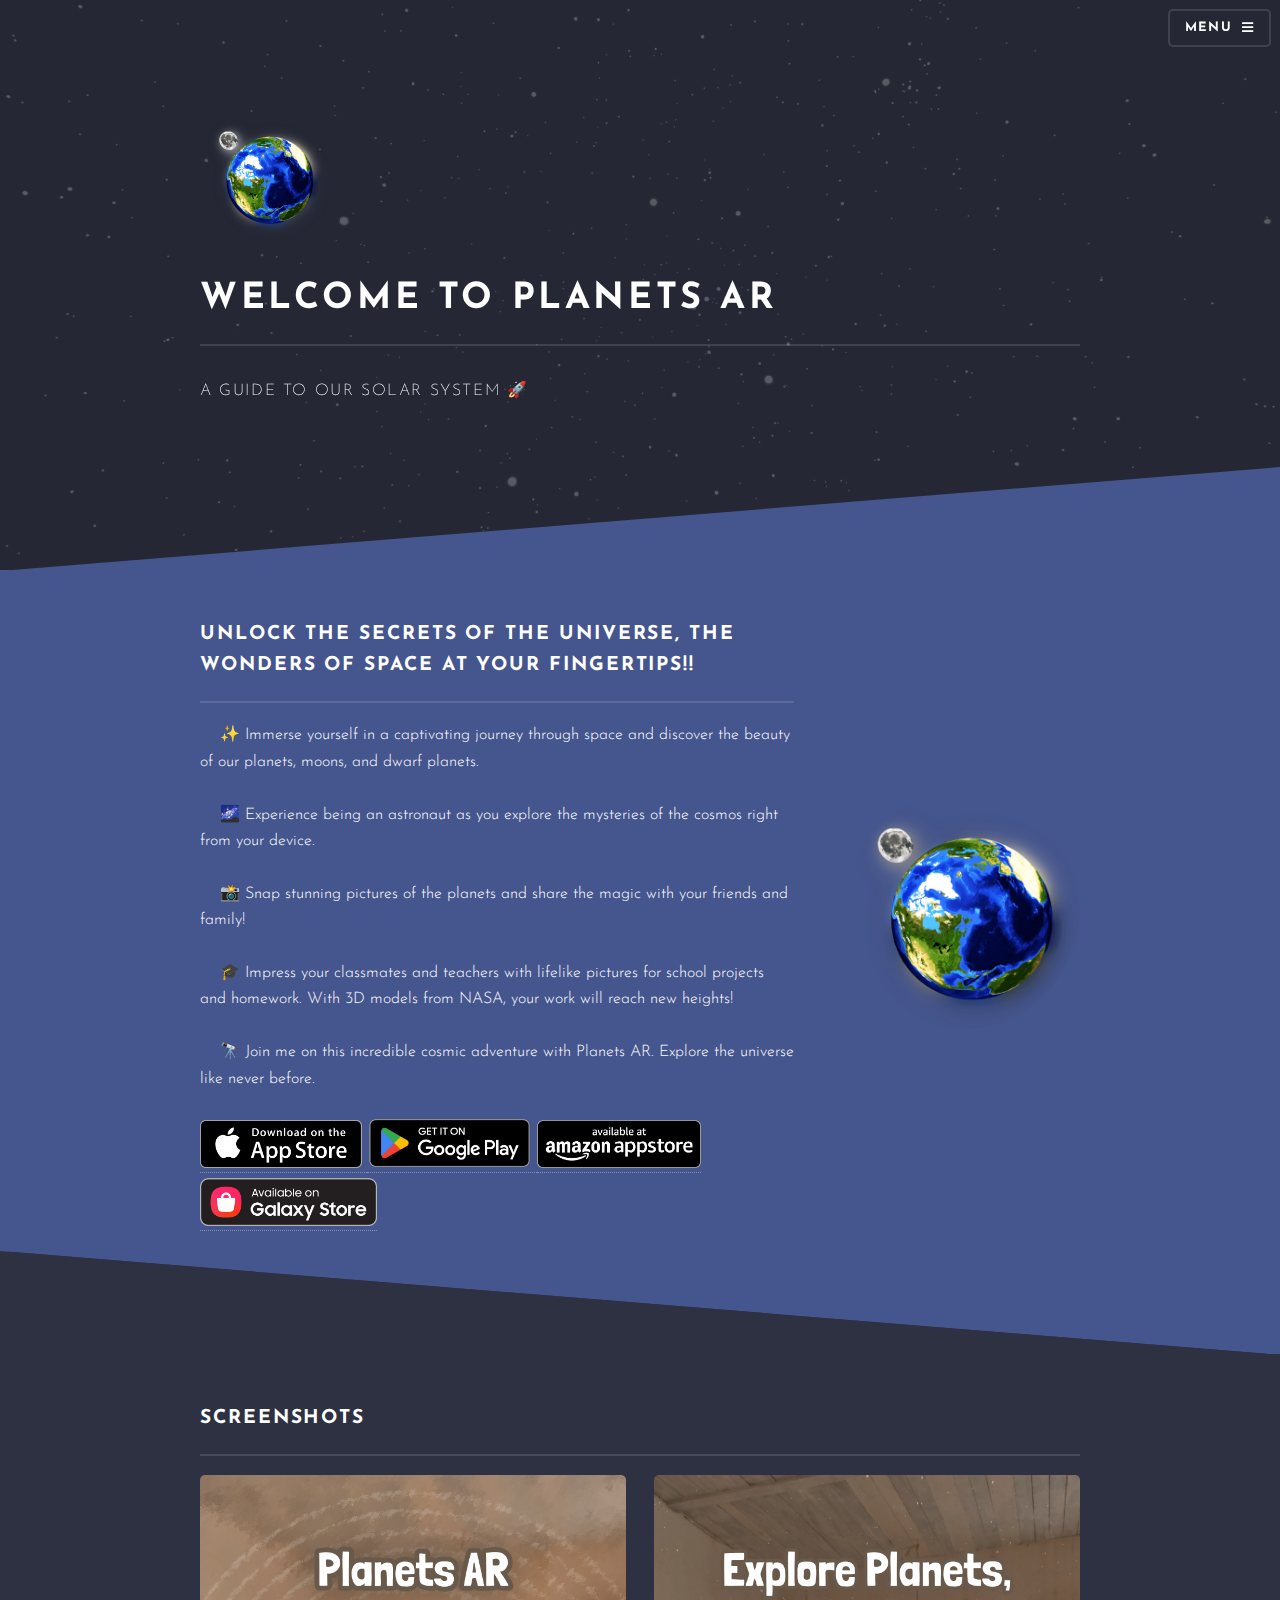
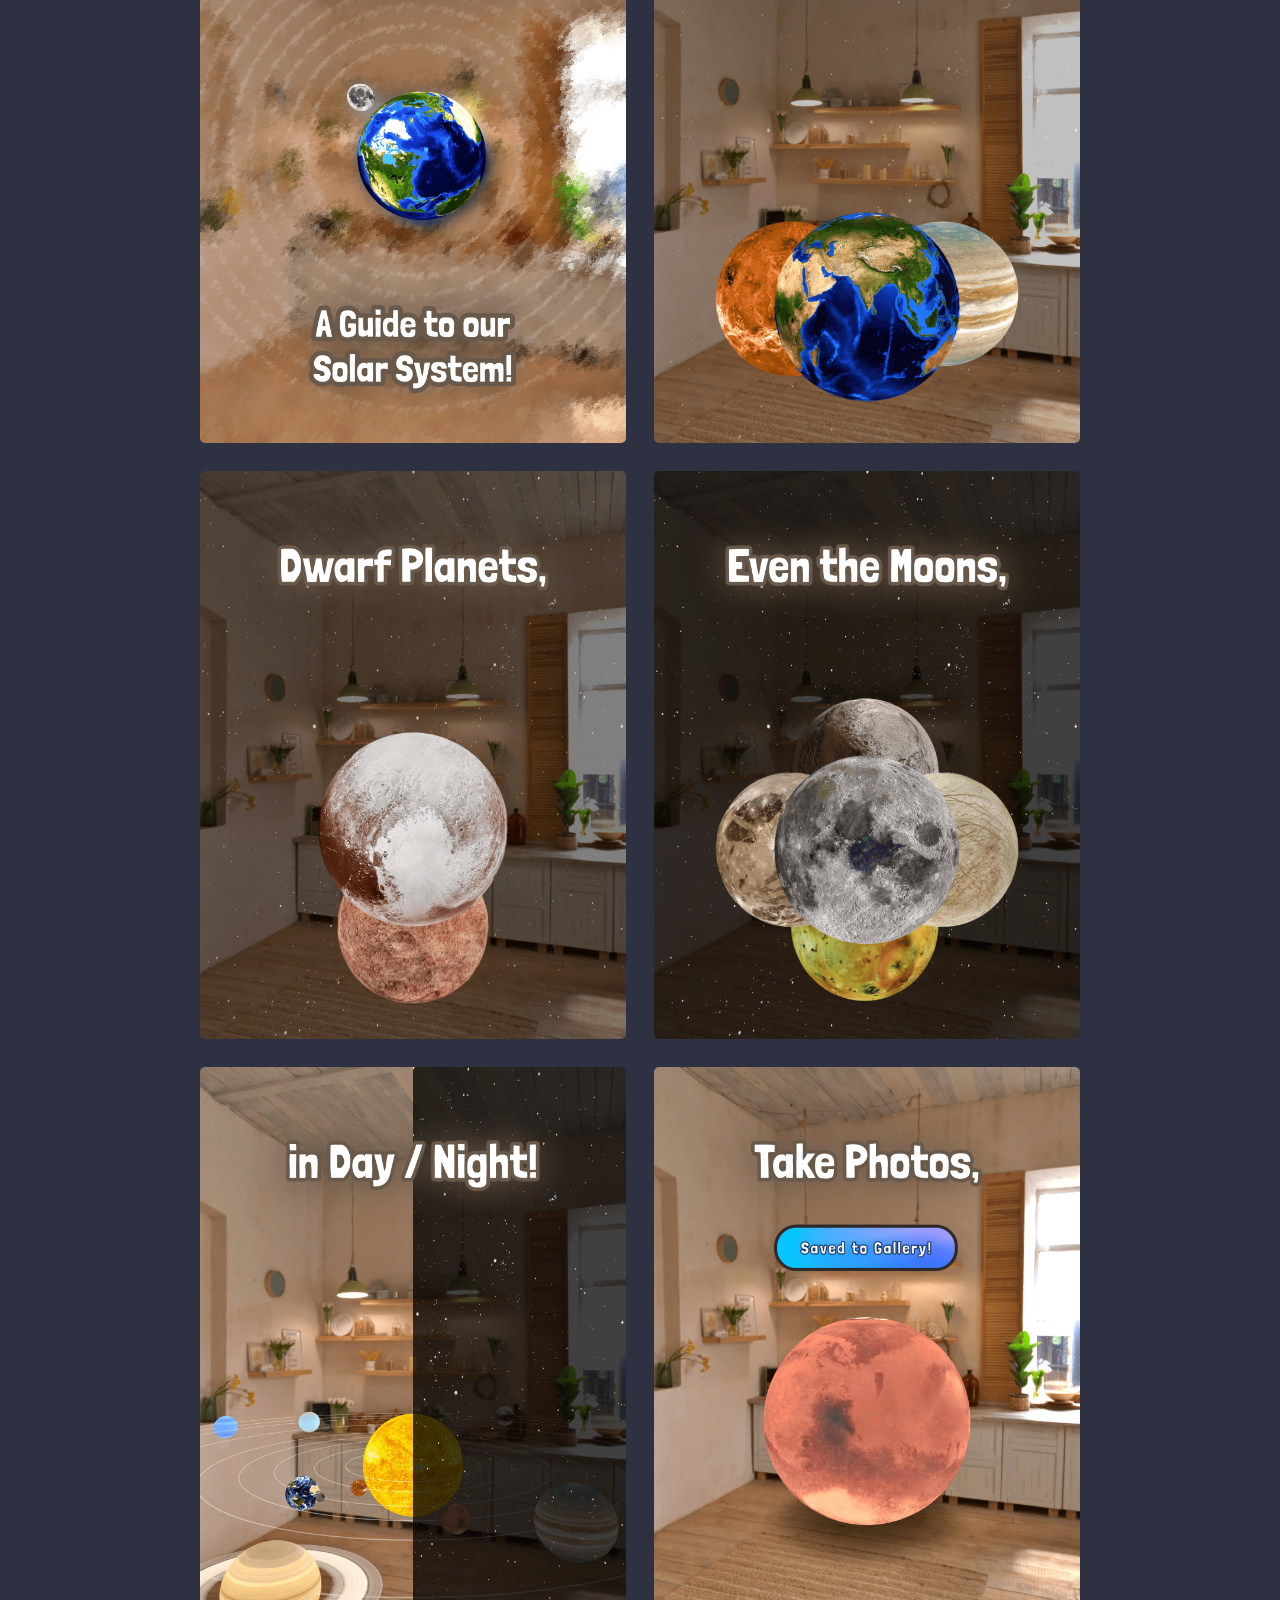
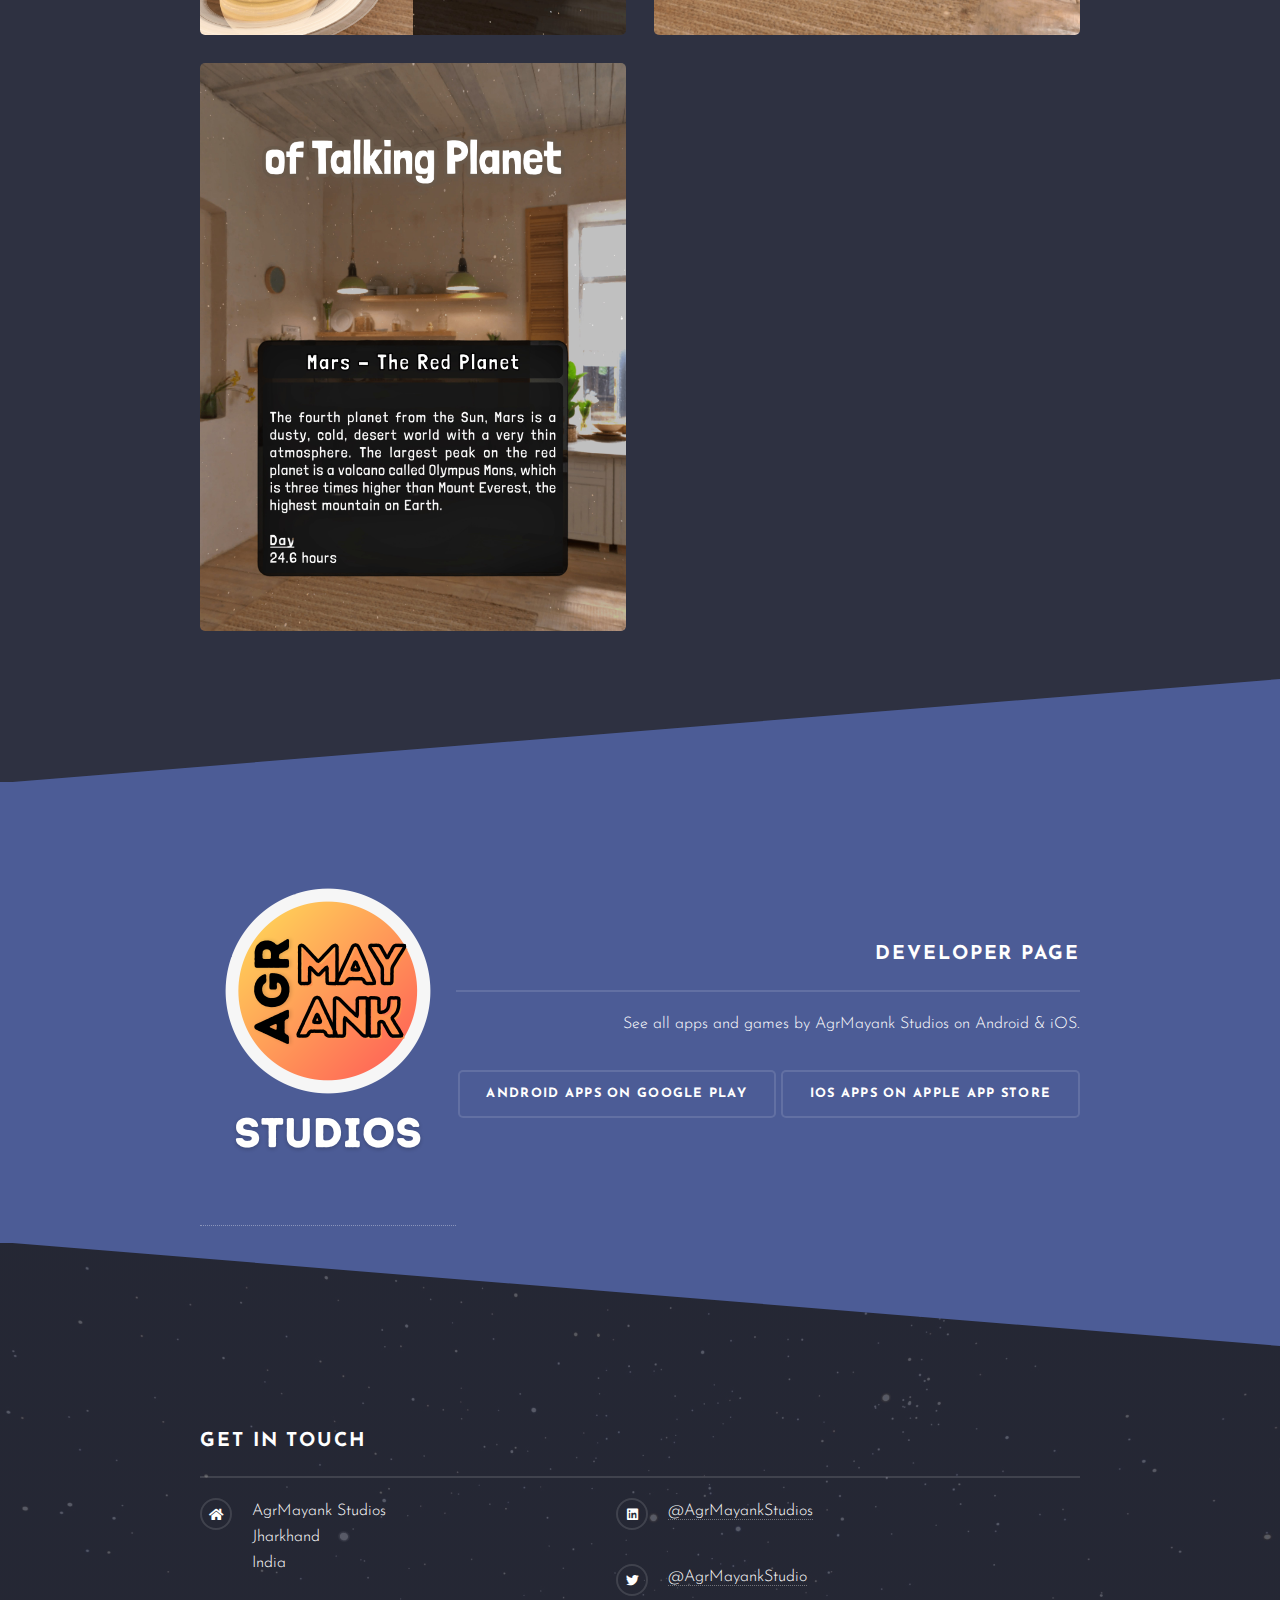
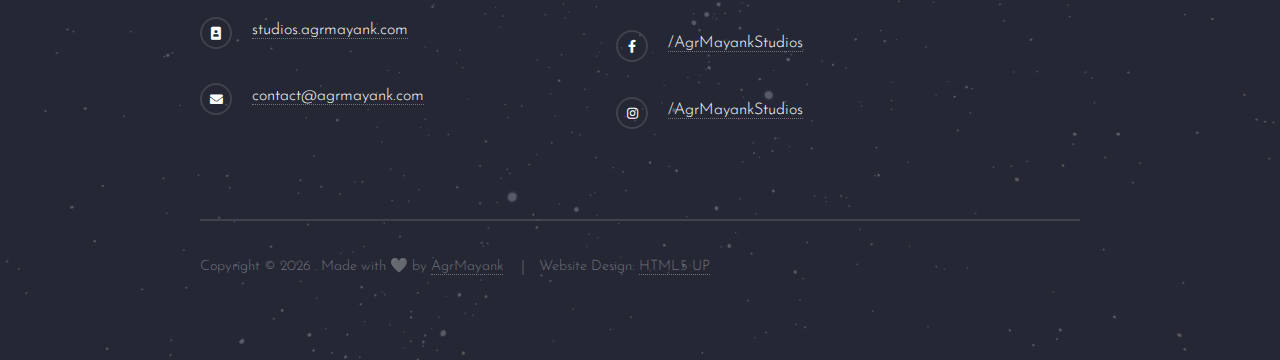
<file: index.html>
<!DOCTYPE html>
<!--
	Solid State by HTML5 UP
	html5up.net | @ajlkn
	Free for personal and commercial use under the CCA 3.0 license (html5up.net/license)
-->
<html>

<head>
  <title>Planets AR | AgrMayank Studios</title>
  <meta charset="utf-8" />
  <meta name="description" content="Planets AR | AgrMayank Studios" />
  <meta name="keywords"
    content="Planets AR, Planets, Solar System, Educational, AR, Augmented Reality, Augmented, Reality, AgrMayank, game, website, blog, AgrMayank.com, AgrMayank.GitHub.io" />
  <meta name="viewport" content="width=device-width, initial-scale=1, user-scalable=no" />
  <link rel="stylesheet" href="assets/css/main.css" />
  <noscript>
    <link rel="stylesheet" href="assets/css/noscript.css" />
  </noscript>

  <link rel="apple-touch-icon" sizes="180x180" href="/apple-touch-icon.png" />
  <link rel="icon" type="image/png" sizes="32x32" href="/favicon-32x32.png" />
  <link rel="icon" type="image/png" sizes="16x16" href="/favicon-16x16.png" />
  <link rel="manifest" href="/site.webmanifest" />
</head>

<body class="is-preload">
  <!-- Page Wrapper -->
  <div id="page-wrapper">
    <!-- Header -->
    <header id="header" class="alt">
      <h1><a href="index.html">Planets AR</a></h1>
      <nav>
        <a href="#menu">Menu</a>
      </nav>
    </header>

    <!-- Menu -->
    <nav id="menu">
      <div class="inner">
        <h2>Menu</h2>
        <ul class="links">
          <li><a href="index.html">Home</a></li>
          <li>
            <a href="https://ballooninvaders.agrmayank.com/" target="_blank">Balloon Invaders AR</a>
          </li>
          <li>
            <a href="https://studios.agrmayank.com/" target="_blank">AgrMayank Studios</a>
          </li>
          <li><a href="#footer">Contact Info</a></li>
          <li>
            <a href="https://agrmayank.com/" target="_blank">AgrMayank</a>
          </li>
        </ul>
        <a href="#" class="close">Close</a>
      </div>
    </nav>

    <!-- Banner -->
    <section id="banner">
      <div class="inner">
        <div class="logo">
          <img src="images/Planets AR Logo Transparent v2.png" alt="" width="128px" />
        </div>
        <h2>Welcome to Planets AR</h2>
        <p>A Guide to our Solar System 🚀</p>
      </div>
    </section>

    <!-- Wrapper -->
    <section id="wrapper">
      <!-- One -->
      <section id="one" class="wrapper spotlight style2">
        <div class="inner">
          <a href="https://play.google.com/store/apps/details?id=com.AgrMayank.PlanetsAR" class="image"><img
              src="images/Planets AR Logo Transparent v2.png" alt="Planets AR Logo" /></a>

          <div class="content" style="text-align:start">
            <h2 class="major">
              Unlock the secrets of the universe, the wonders of space at your fingertips!!
            </h2>

            &nbsp; &nbsp; ✨ Immerse yourself in a captivating journey through space and discover the beauty of our
            planets,
            moons, and dwarf planets.
            <br /><br />
            &nbsp; &nbsp; 🌌 Experience being an astronaut as you explore the mysteries of the cosmos right
            from your device.
            <br /><br />
            &nbsp; &nbsp; 📸 Snap stunning pictures of the planets and share the magic with your friends and family!
            <br /><br />
            &nbsp; &nbsp; 🎓 Impress your classmates and
            teachers with lifelike pictures for school projects and homework. With 3D models from NASA, your work will
            reach new heights!
            <br /><br />
            &nbsp; &nbsp; 🔭 Join me on this incredible cosmic adventure with Planets AR. Explore the
            universe like
            never before.
            <br />
            <br />

            <a href="https://apps.apple.com/app/planets-ar-our-solar-system/id6483760783"><img
                alt="Download on the App Store" src="images/download-on-the-app-store.png" height="48px" />
            </a>
            <a href="https://play.google.com/store/apps/details?id=com.AgrMayank.PlanetsAR"><img
                alt="Get it on Google Play" src="images/en_badge_web_generic.png" height="50px" />
            </a>
            <a href="http://www.amazon.com/gp/mas/dl/android?p=com.AgrMayank.PlanetsAR" target="_blank">
              <img alt="Available at Amazon AppStore" src="images/amazon-appstore-badge-english-black.png"
                height="48px" />
            </a>
            <a href="https://galaxy.store/PlanetsAR"><img src="images/GalaxyStore_English.png"
                alt="Available on Samsung Galaxy Store" height="48px" />
            </a>
          </div>
        </div>
      </section>

      <!-- Two -->
      <!-- <section id="two" class="wrapper alt spotlight style2">
				<div class="inner">
					<a href="#" class="image"><img src="images/pic02.jpg" alt="" /></a>
					<div class="content">
						<h2 class="major">Tempus adipiscing</h2>
						<p>Lorem ipsum dolor sit amet, etiam lorem adipiscing elit. Cras turpis ante, nullam sit amet turpis non, sollicitudin posuere urna. Mauris id tellus arcu. Nunc vehicula id nulla dignissim dapibus. Nullam ultrices, neque et faucibus viverra, ex nulla cursus.</p>
						<a href="#" class="special">Learn more</a>
					</div>
				</div>
			</section> -->

      <!-- Three -->
      <!-- <section id="three" class="wrapper spotlight style3">
				<div class="inner">
					<a href="#" class="image"><img src="images/pic03.jpg" alt="" /></a>
					<div class="content">
						<h2 class="major">Nullam dignissim</h2>
						<p>Lorem ipsum dolor sit amet, etiam lorem adipiscing elit. Cras turpis ante, nullam sit amet turpis non, sollicitudin posuere urna. Mauris id tellus arcu. Nunc vehicula id nulla dignissim dapibus. Nullam ultrices, neque et faucibus viverra, ex nulla cursus.</p>
						<a href="#" class="special">Learn more</a>
					</div>
				</div>
			</section> -->

      <!-- Four -->
      <section id="four" class="wrapper alt style1">
        <div class="inner">
          <h2 class="major">Screenshots</h2>

          <div class="box alt">
            <div class="row gtr-uniform">
              <div class="col-6">
                <span class="image fit"><img src="images/screenshots/Planets AR 01 Wide.jpg" alt="" /></span>
              </div>
              <div class="col-6">
                <span class="image fit"><img src="images/screenshots/Planets AR 02 Wide.jpg" alt="" /></span>
              </div>
              <div class="col-6">
                <span class="image fit"><img src="images/screenshots/Planets AR 03 Wide.jpg" alt="" /></span>
              </div>
              <div class="col-6">
                <span class="image fit"><img src="images/screenshots/Planets AR 04 Wide.jpg" alt="" /></span>
              </div>
              <div class="col-6">
                <span class="image fit"><img src="images/screenshots/Planets AR 05 Wide.jpg" alt="" /></span>
              </div>
              <div class="col-6">
                <span class="image fit"><img src="images/screenshots/Planets AR 06 Wide.jpg" alt="" /></span>
              </div>
              <div class="col-6">
                <span class="image fit"><img src="images/screenshots/Planets AR 07 Wide.jpg" alt="" /></span>
              </div>
              <!-- <div class="col-6">
                <span class="image fit"><img src="images/screenshots/Planets AR 08 Wide.jpg" alt="" /></span>
              </div> -->
            </div>
          </div>
        </div>
      </section>

      <!-- Five -->
      <section id="five" class="wrapper spotlight style1">
        <div class="inner">
          <div class="content">
            <h2 class="major">Developer Page</h2>
            <p>See all apps and games by AgrMayank Studios on Android & iOS.</p>
            <a href="https://play.google.com/store/apps/dev?id=8444157410268700876" class="button next" target="_blank">
              Android apps on Google Play
            </a>
            <a href="https://apps.apple.com/developer/mayank-raj/id1740256034" class="button next" target="_blank">
              iOS apps on Apple App Store
            </a>
          </div>
          <a href="https://studios.agrmayank.com/" class="images/brandlogo.png"><img src="images/brandlogo.png" alt=""
              width="256px" style="align-items: right" /></a>
        </div>
      </section>
    </section>

    <!-- Footer -->
    <section id="footer">
      <div class="inner">
        <h2 class="major">Get in touch</h2>
        <!--<form method="post" action="#">
				<div class="fields">
					<div class="field">
						<label for="name">Name</label>
						<input type="text" name="name" id="name" />
					</div>
					<div class="field">
						<label for="email">Email</label>
						<input type="email" name="email" id="email" />
					</div>
					<div class="field">
						<label for="message">Message</label>
						<textarea name="message" id="message" rows="4"></textarea>
					</div>
				</div>
				<ul class="actions">
					<li><input type="submit" value="Send Message" /></li>
				</ul>
			</form> -->

        <ul class="contact">
          <li class="icon solid fa-home">
            AgrMayank Studios<br />
            Jharkhand<br />
            India
          </li>
          <li class="icon solid fa-portrait">
            <a href="https://studios.agrmayank.com/" target="_blank">studios.agrmayank.com</a>
          </li>
          <li class="icon solid fa-envelope">
            <a href="mailto:contact@agrmayank.com?subject=Hello!">contact@agrmayank.com</a>
          </li>
        </ul>
        <ul class="contact">
          <li class="icon brands fa-linkedin">
            <a href="https://www.linkedin.com/company/agrmayankstudios/" target="_blank">@AgrMayankStudios</a>
          </li>
          <li class="icon brands fa-twitter">
            <a href="https://twitter.com/AgrMayankStudio" target="_blank">@AgrMayankStudio</a>
          </li>
          <li class="icon brands fa-facebook-f">
            <a href="https://www.facebook.com/AgrMayankStudios" target="_blank">/AgrMayankStudios</a>
          </li>
          <li class="icon brands fa-instagram">
            <a href="https://www.instagram.com/agrmayankstudios/" target="_blank">/AgrMayankStudios</a>
          </li>
        </ul>
        <ul class="copyright">
          <li>
            Copyright &copy;
            <script>
              document.write(new Date().getFullYear());
            </script>
            . Made with 🤍 by
            <a href="http://AgrMayank.com" target="_blank" rel="noopener noreferrer">AgrMayank</a>
          </li>
          <li>
            Website Design:
            <a href="https://html5up.net" target="_blank">HTML5 UP</a>
          </li>
        </ul>
      </div>
    </section>
  </div>

  <!-- Scripts -->
  <script src="assets/js/jquery.min.js"></script>
  <script src="assets/js/jquery.scrollex.min.js"></script>
  <script src="assets/js/browser.min.js"></script>
  <script src="assets/js/breakpoints.min.js"></script>
  <script src="assets/js/util.js"></script>
  <script src="assets/js/main.js"></script>
</body>

</html>
</file>
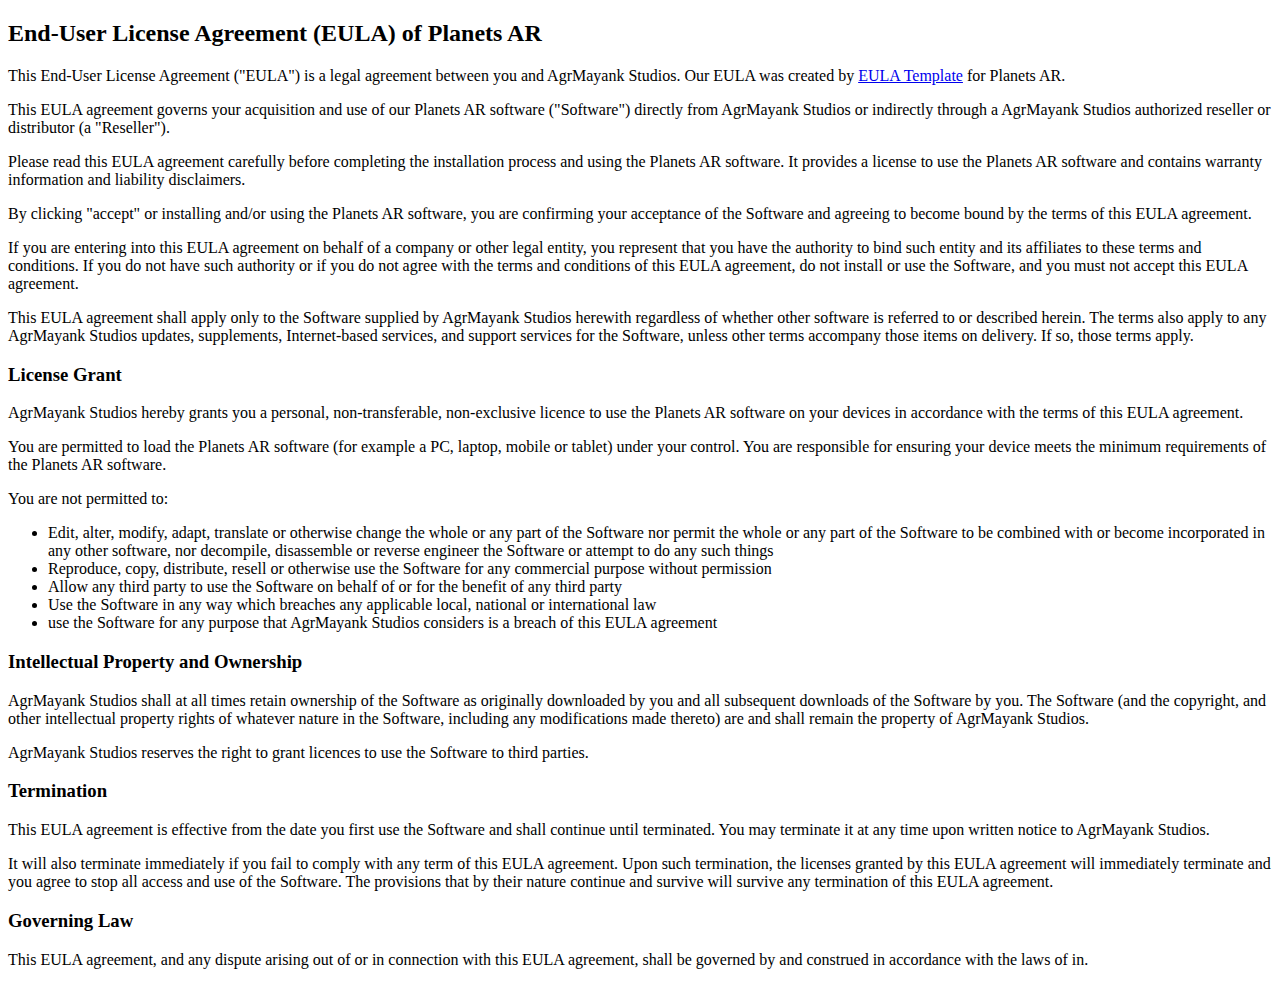
<file: EULA.html>
<!DOCTYPE html>
<html lang="en">

<head>
    <meta charset="UTF-8">
    <meta name="viewport" content="width=device-width, initial-scale=1.0">
    <title>EULA | AgrMayank Studios</title>
</head>

<body>
    <h2>End-User License Agreement (EULA) of <span class="app_name">Planets AR</span></h2>

    <p>This End-User License Agreement ("EULA") is a legal agreement between you and <span
            class="company_name">AgrMayank Studios</span>. Our EULA was created by <a
            href="https://www.eulatemplate.com">EULA Template</a> for <span class="app_name">Planets AR</span>.</p>
    </p>

    <p>This EULA agreement governs your acquisition and use of our <span class="app_name">Planets AR</span> software
        ("Software") directly from <span class="company_name">AgrMayank Studios</span> or indirectly through a <span
            class="company_name">AgrMayank Studios</span> authorized reseller or distributor (a "Reseller").
    </p>

    <p>Please read this EULA agreement carefully before completing the installation process and using the <span
            class="app_name">Planets AR</span> software. It provides a license to use the <span class="app_name">Planets
            AR</span> software and contains warranty information and liability disclaimers.</p>

    <p>By clicking "accept" or installing and/or using the <span class="app_name">Planets
            AR</span> software, you are confirming your acceptance of the Software and agreeing to become bound by the
        terms of this EULA agreement.</p>

    <p>If you are entering into this EULA agreement on behalf of a company or other legal entity, you represent that you
        have the authority to bind such entity and its affiliates to these terms and conditions. If you do not have such
        authority or if you do not agree with the terms and conditions of this EULA agreement, do not install or use the
        Software, and you must not accept this EULA agreement.</p>

    <p>This EULA agreement shall apply only to the Software supplied by <span class="company_name">AgrMayank
            Studios</span> herewith regardless of whether other software is referred to or described herein. The terms
        also apply to any <span class="company_name">AgrMayank Studios</span> updates, supplements, Internet-based
        services, and support services for the Software, unless other terms accompany those items on delivery. If so,
        those terms apply.</p>

    <h3>License Grant</h3>

    <p><span class="company_name">AgrMayank Studios</span> hereby grants you a personal, non-transferable, non-exclusive
        licence to use the <span class="app_name">Planets AR</span> software on your devices in accordance with the
        terms of this EULA agreement.</p>

    <p>You are permitted to load the <span class="app_name">Planets AR</span> software (for example a PC, laptop, mobile
        or tablet) under your control. You are responsible for ensuring your device meets the minimum requirements of
        the <span class="app_name">Planets AR</span> software.</p>

    <p>You are not permitted to:</p>

    <ul>
        <li>Edit, alter, modify, adapt, translate or otherwise change the whole or any part of the Software nor permit
            the whole or any part of the Software to be combined with or become incorporated in any other software, nor
            decompile, disassemble or reverse engineer the Software or attempt to do any such things</li>
        <li>Reproduce, copy, distribute, resell or otherwise use the Software for any commercial purpose without permission</li>
        <li>Allow any third party to use the Software on behalf of or for the benefit of any third party</li>
        <li>Use the Software in any way which breaches any applicable local, national or international law</li>
        <li>use the Software for any purpose that <span class="company_name">AgrMayank Studios</span> considers is a
            breach of this EULA agreement</li>
    </ul>

    <h3>Intellectual Property and Ownership</h3>

    <p><span class="company_name">AgrMayank Studios</span> shall at all times retain ownership of the Software as
        originally downloaded by you and all subsequent downloads of the Software by you. The Software (and the
        copyright, and other intellectual property rights of whatever nature in the Software, including any
        modifications made thereto) are and shall remain the property of <span class="company_name">AgrMayank
            Studios</span>.</p>

    <p><span class="company_name">AgrMayank Studios</span> reserves the right to grant licences to use the Software to
        third parties.</p>

    <h3>Termination</h3>

    <p>This EULA agreement is effective from the date you first use the Software and shall continue until terminated.
        You may terminate it at any time upon written notice to <span class="company_name">AgrMayank Studios</span>.</p>

    <p>It will also terminate immediately if you fail to comply with any term of this EULA agreement. Upon such
        termination, the licenses granted by this EULA agreement will immediately terminate and you agree to stop all
        access and use of the Software. The provisions that by their nature continue and survive will survive any
        termination of this EULA agreement.</p>

    <h3>Governing Law</h3>

    <p>This EULA agreement, and any dispute arising out of or in connection with this EULA agreement, shall be governed
        by and construed in accordance with the laws of <span class="country">in</span>.</p>
</body>

</html>
</file>
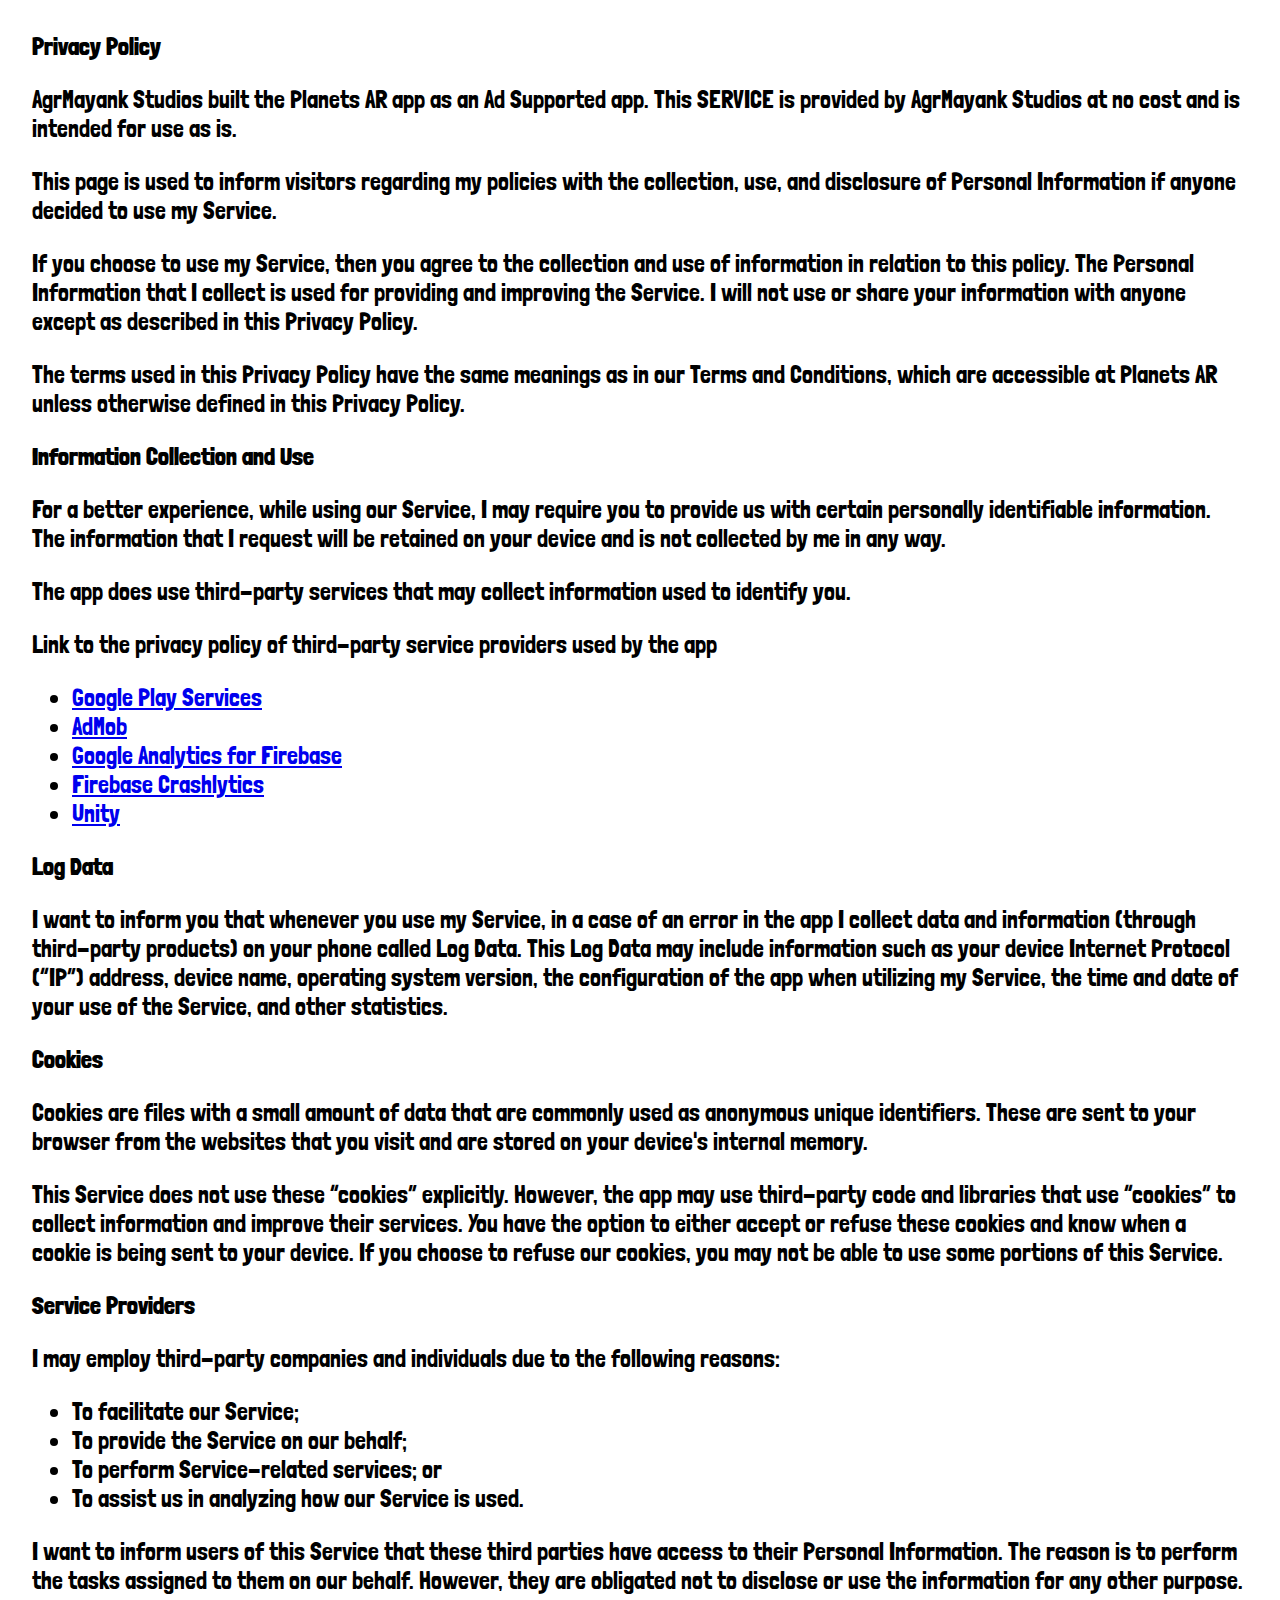
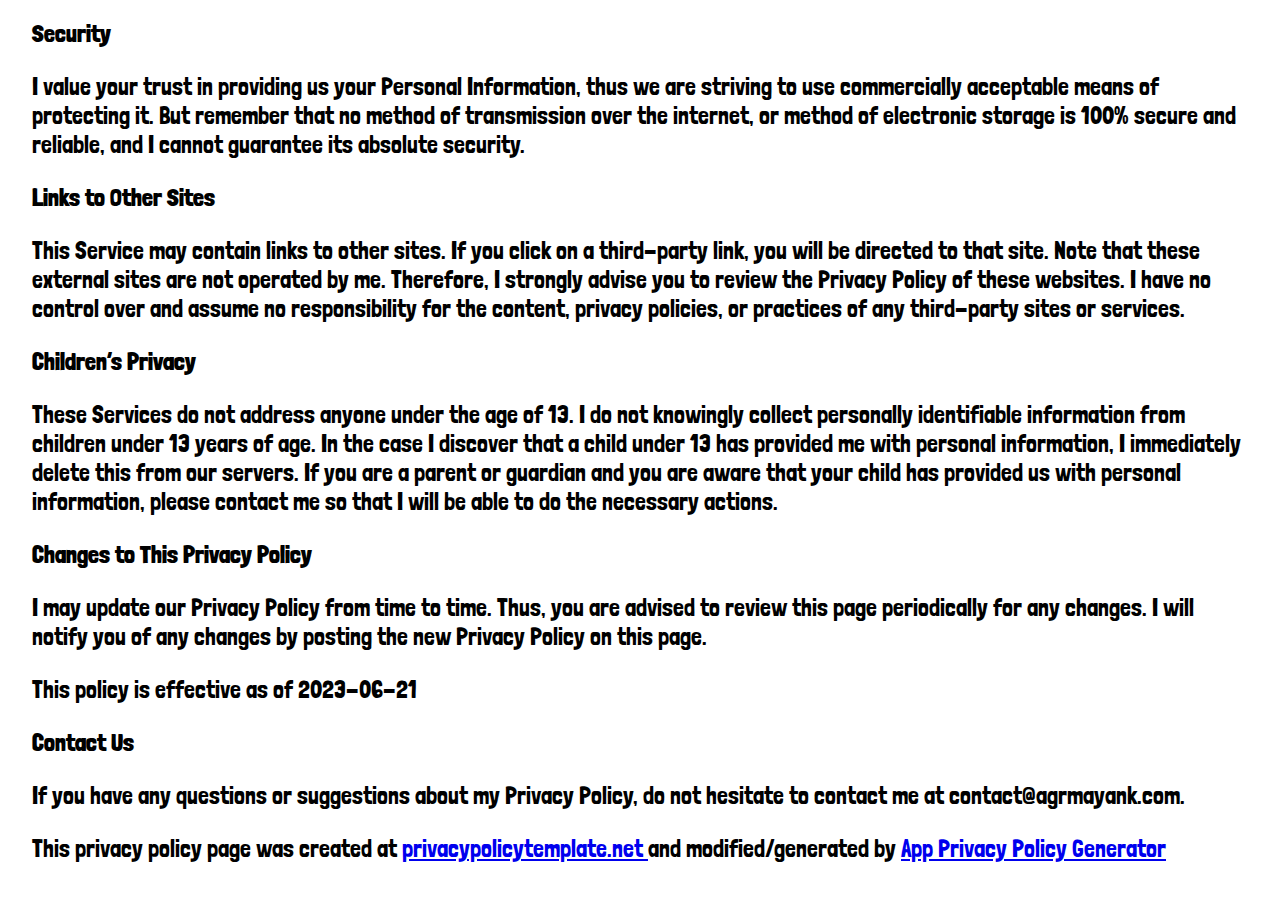
<file: privacypolicy.html>
<!DOCTYPE html>
<html>

<head>
  <meta charset="utf-8" />
  <meta name="viewport" content="width=device-width" />
  <title>Privacy Policy</title>
  <link href="https://fonts.googleapis.com/css2?family=Londrina+Solid:wght@300&display=swap" rel="stylesheet" />
  <style>
    body {
      font-family: "Londrina Solid", cursive;
      font-size: 24px;
      padding: 1em;
    }
  </style>
</head>

<body>
  <strong>Privacy Policy</strong>
  <p>
    AgrMayank Studios built the Planets AR app as
    an Ad Supported app. This SERVICE is provided by
    AgrMayank Studios at no cost and is intended for use as
    is.
  </p>
  <p>
    This page is used to inform visitors regarding my
    policies with the collection, use, and disclosure of Personal
    Information if anyone decided to use my Service.
  </p>
  <p>
    If you choose to use my Service, then you agree to
    the collection and use of information in relation to this
    policy. The Personal Information that I collect is
    used for providing and improving the Service. I will not use or share your information with
    anyone except as described in this Privacy Policy.
  </p>
  <p>
    The terms used in this Privacy Policy have the same meanings
    as in our Terms and Conditions, which are accessible at
    Planets AR unless otherwise defined in this Privacy Policy.
  </p>
  <p><strong>Information Collection and Use</strong></p>
  <p>
    For a better experience, while using our Service, I
    may require you to provide us with certain personally
    identifiable information. The information that
    I request will be retained on your device and is not collected by me in any way.
  </p>
  <div>
    <p>
      The app does use third-party services that may collect
      information used to identify you.
    </p>
    <p>
      Link to the privacy policy of third-party service providers used
      by the app
    </p>
    <ul>
      <li><a href="https://www.google.com/policies/privacy/" target="_blank" rel="noopener noreferrer">Google Play
          Services</a></li>
      <li><a href="https://support.google.com/admob/answer/6128543?hl=en" target="_blank"
          rel="noopener noreferrer">AdMob</a></li>
      <li><a href="https://firebase.google.com/policies/analytics" target="_blank" rel="noopener noreferrer">Google
          Analytics for Firebase</a></li>
      <li><a href="https://firebase.google.com/support/privacy/" target="_blank" rel="noopener noreferrer">Firebase
          Crashlytics</a></li><!----><!----><!----><!----><!----><!----><!---->
      <li><a href="https://unity3d.com/legal/privacy-policy" target="_blank" rel="noopener noreferrer">Unity</a></li>
      <!----><!----><!----><!----><!----><!----><!----><!----><!----><!----><!----><!----><!----><!----><!----><!---->
    </ul>
  </div>
  <p><strong>Log Data</strong></p>
  <p>
    I want to inform you that whenever you
    use my Service, in a case of an error in the app
    I collect data and information (through third-party
    products) on your phone called Log Data. This Log Data may
    include information such as your device Internet Protocol
    (“IP”) address, device name, operating system version, the
    configuration of the app when utilizing my Service,
    the time and date of your use of the Service, and other
    statistics.
  </p>
  <p><strong>Cookies</strong></p>
  <p>
    Cookies are files with a small amount of data that are
    commonly used as anonymous unique identifiers. These are sent
    to your browser from the websites that you visit and are
    stored on your device's internal memory.
  </p>
  <p>
    This Service does not use these “cookies” explicitly. However,
    the app may use third-party code and libraries that use
    “cookies” to collect information and improve their services.
    You have the option to either accept or refuse these cookies
    and know when a cookie is being sent to your device. If you
    choose to refuse our cookies, you may not be able to use some
    portions of this Service.
  </p>
  <p><strong>Service Providers</strong></p>
  <p>
    I may employ third-party companies and
    individuals due to the following reasons:
  </p>
  <ul>
    <li>To facilitate our Service;</li>
    <li>To provide the Service on our behalf;</li>
    <li>To perform Service-related services; or</li>
    <li>To assist us in analyzing how our Service is used.</li>
  </ul>
  <p>
    I want to inform users of this Service
    that these third parties have access to their Personal
    Information. The reason is to perform the tasks assigned to
    them on our behalf. However, they are obligated not to
    disclose or use the information for any other purpose.
  </p>
  <p><strong>Security</strong></p>
  <p>
    I value your trust in providing us your
    Personal Information, thus we are striving to use commercially
    acceptable means of protecting it. But remember that no method
    of transmission over the internet, or method of electronic
    storage is 100% secure and reliable, and I cannot
    guarantee its absolute security.
  </p>
  <p><strong>Links to Other Sites</strong></p>
  <p>
    This Service may contain links to other sites. If you click on
    a third-party link, you will be directed to that site. Note
    that these external sites are not operated by me.
    Therefore, I strongly advise you to review the
    Privacy Policy of these websites. I have
    no control over and assume no responsibility for the content,
    privacy policies, or practices of any third-party sites or
    services.
  </p>
  <p><strong>Children’s Privacy</strong></p>
  <div>
    <p>
      These Services do not address anyone under the age of 13.
      I do not knowingly collect personally
      identifiable information from children under 13 years of age. In the case
      I discover that a child under 13 has provided
      me with personal information, I immediately
      delete this from our servers. If you are a parent or guardian
      and you are aware that your child has provided us with
      personal information, please contact me so that
      I will be able to do the necessary actions.
    </p>
  </div> <!---->
  <p><strong>Changes to This Privacy Policy</strong></p>
  <p>
    I may update our Privacy Policy from
    time to time. Thus, you are advised to review this page
    periodically for any changes. I will
    notify you of any changes by posting the new Privacy Policy on
    this page.
  </p>
  <p>This policy is effective as of 2023-06-21</p>
  <p><strong>Contact Us</strong></p>
  <p>
    If you have any questions or suggestions about my
    Privacy Policy, do not hesitate to contact me at contact@agrmayank.com.
  </p>
  <p>This privacy policy page was created at <a href="https://privacypolicytemplate.net" target="_blank"
      rel="noopener noreferrer">privacypolicytemplate.net </a>and modified/generated by <a
      href="https://app-privacy-policy-generator.nisrulz.com/" target="_blank" rel="noopener noreferrer">App Privacy
      Policy Generator</a></p>
</body>

</html>
</file>
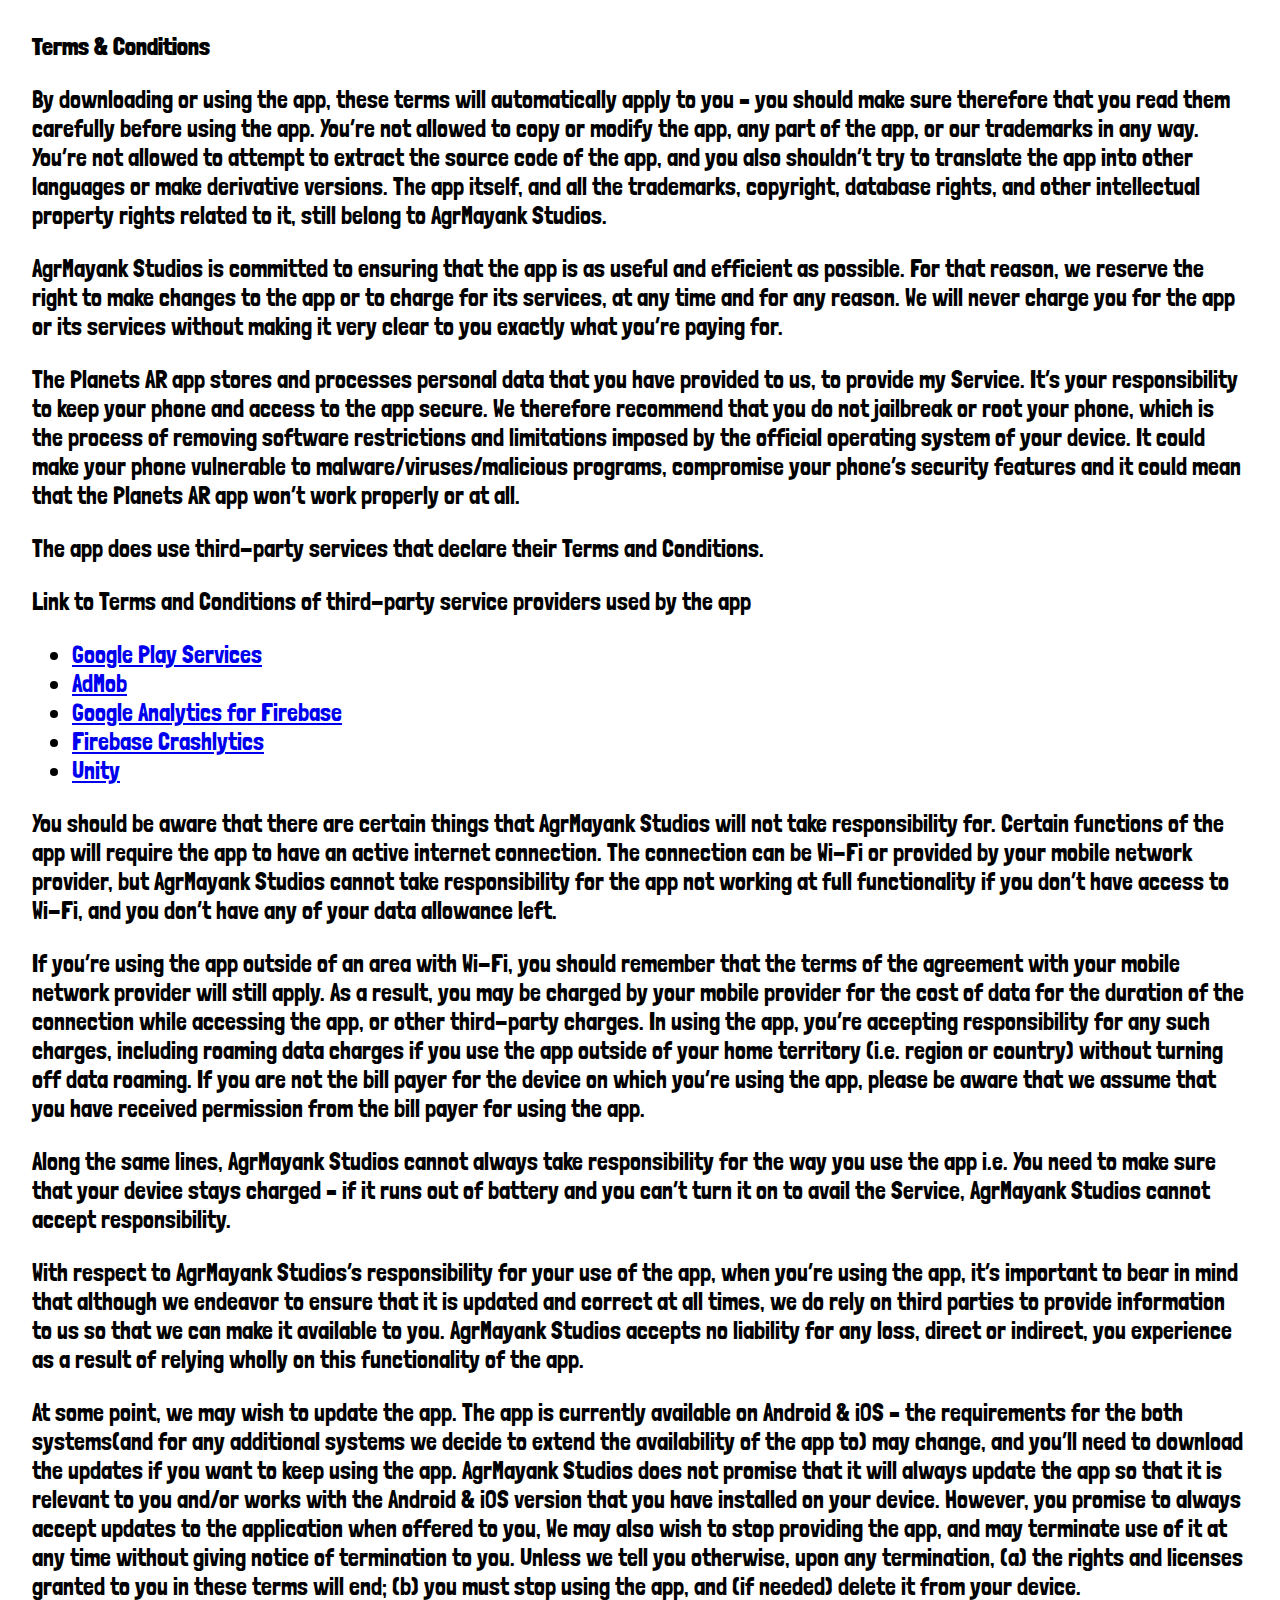
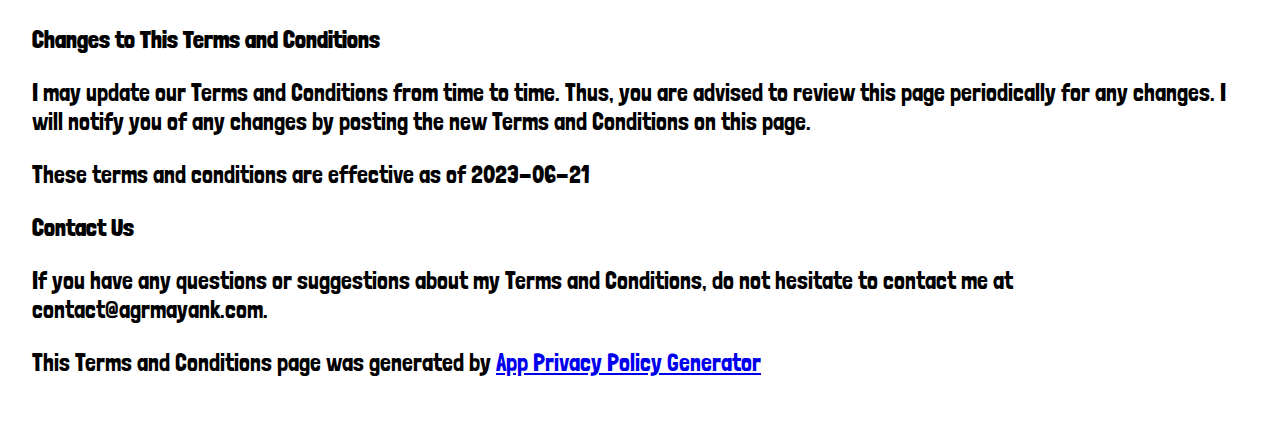
<file: termsandconditions.html>
<!DOCTYPE html>
<html>

<head>
  <meta charset="utf-8" />
  <meta name="viewport" content="width=device-width" />
  <title>Terms &amp; Conditions</title>
  <link href="https://fonts.googleapis.com/css2?family=Londrina+Solid:wght@300&display=swap" rel="stylesheet" />
  <style>
    body {
      font-family: "Londrina Solid", cursive;
      font-size: 24px;
      padding: 1em;
    }
  </style>
</head>

<body>
  <strong>Terms &amp; Conditions</strong>
  <p>
    By downloading or using the app, these terms will
    automatically apply to you – you should make sure therefore
    that you read them carefully before using the app. You’re not
    allowed to copy or modify the app, any part of the app, or
    our trademarks in any way. You’re not allowed to attempt to
    extract the source code of the app, and you also shouldn’t try
    to translate the app into other languages or make derivative
    versions. The app itself, and all the trademarks, copyright,
    database rights, and other intellectual property rights related
    to it, still belong to AgrMayank Studios.
  </p>
  <p>
    AgrMayank Studios is committed to ensuring that the app is
    as useful and efficient as possible. For that reason, we
    reserve the right to make changes to the app or to charge for
    its services, at any time and for any reason. We will never
    charge you for the app or its services without making it very
    clear to you exactly what you’re paying for.
  </p>
  <p>
    The Planets AR app stores and processes personal data that
    you have provided to us, to provide my
    Service. It’s your responsibility to keep your phone and
    access to the app secure. We therefore recommend that you do
    not jailbreak or root your phone, which is the process of
    removing software restrictions and limitations imposed by the
    official operating system of your device. It could make your
    phone vulnerable to malware/viruses/malicious programs,
    compromise your phone’s security features and it could mean
    that the Planets AR app won’t work properly or at all.
  </p>
  <div>
    <p>
      The app does use third-party services that declare their
      Terms and Conditions.
    </p>
    <p>
      Link to Terms and Conditions of third-party service
      providers used by the app
    </p>
    <ul>
      <li><a href="https://policies.google.com/terms" target="_blank" rel="noopener noreferrer">Google Play Services</a>
      </li>
      <li><a href="https://developers.google.com/admob/terms" target="_blank" rel="noopener noreferrer">AdMob</a></li>
      <li><a href="https://firebase.google.com/terms/analytics" target="_blank" rel="noopener noreferrer">Google
          Analytics for Firebase</a></li>
      <li><a href="https://firebase.google.com/terms/crashlytics" target="_blank" rel="noopener noreferrer">Firebase
          Crashlytics</a></li><!----><!----><!----><!----><!----><!----><!---->
      <li><a href="https://unity3d.com/legal/terms-of-service" target="_blank" rel="noopener noreferrer">Unity</a></li>
      <!----><!----><!----><!----><!----><!----><!----><!----><!----><!----><!----><!----><!----><!----><!----><!---->
    </ul>
  </div>
  <p>
    You should be aware that there are certain things that
    AgrMayank Studios will not take responsibility for. Certain
    functions of the app will require the app to have an active
    internet connection. The connection can be Wi-Fi or provided
    by your mobile network provider, but AgrMayank Studios
    cannot take responsibility for the app not working at full
    functionality if you don’t have access to Wi-Fi, and you don’t
    have any of your data allowance left.
  </p>
  <p></p>
  <p>
    If you’re using the app outside of an area with Wi-Fi, you
    should remember that the terms of the agreement with your
    mobile network provider will still apply. As a result, you may
    be charged by your mobile provider for the cost of data for
    the duration of the connection while accessing the app, or
    other third-party charges. In using the app, you’re accepting
    responsibility for any such charges, including roaming data
    charges if you use the app outside of your home territory
    (i.e. region or country) without turning off data roaming. If
    you are not the bill payer for the device on which you’re
    using the app, please be aware that we assume that you have
    received permission from the bill payer for using the app.
  </p>
  <p>
    Along the same lines, AgrMayank Studios cannot always take
    responsibility for the way you use the app i.e. You need to
    make sure that your device stays charged – if it runs out of
    battery and you can’t turn it on to avail the Service,
    AgrMayank Studios cannot accept responsibility.
  </p>
  <p>
    With respect to AgrMayank Studios’s responsibility for your
    use of the app, when you’re using the app, it’s important to
    bear in mind that although we endeavor to ensure that it is
    updated and correct at all times, we do rely on third parties
    to provide information to us so that we can make it available
    to you. AgrMayank Studios accepts no liability for any
    loss, direct or indirect, you experience as a result of
    relying wholly on this functionality of the app.
  </p>
  <p>
    At some point, we may wish to update the app. The app is
    currently available on Android &amp; iOS – the requirements for the
    both systems(and for any additional systems we
    decide to extend the availability of the app to) may change,
    and you’ll need to download the updates if you want to keep
    using the app. AgrMayank Studios does not promise that it
    will always update the app so that it is relevant to you
    and/or works with the Android &amp; iOS version that you have
    installed on your device. However, you promise to always
    accept updates to the application when offered to you, We may
    also wish to stop providing the app, and may terminate use of
    it at any time without giving notice of termination to you.
    Unless we tell you otherwise, upon any termination, (a) the
    rights and licenses granted to you in these terms will end;
    (b) you must stop using the app, and (if needed) delete it
    from your device.
  </p>
  <p><strong>Changes to This Terms and Conditions</strong></p>
  <p>
    I may update our Terms and Conditions
    from time to time. Thus, you are advised to review this page
    periodically for any changes. I will
    notify you of any changes by posting the new Terms and
    Conditions on this page.
  </p>
  <p>
    These terms and conditions are effective as of 2023-06-21
  </p>
  <p><strong>Contact Us</strong></p>
  <p>
    If you have any questions or suggestions about my
    Terms and Conditions, do not hesitate to contact me
    at contact@agrmayank.com.
  </p>
  <p>This Terms and Conditions page was generated by <a href="https://app-privacy-policy-generator.nisrulz.com/"
      target="_blank" rel="noopener noreferrer">App Privacy Policy Generator</a></p>
</body>

</html>
</file>
<file: assets/css/noscript.css>
/*
	Solid State by HTML5 UP
	html5up.net | @ajlkn
	Free for personal and commercial use under the CCA 3.0 license (html5up.net/license)
*/

/* Banner */

	body.is-preload #banner .logo {
		-moz-transform: none;
		-webkit-transform: none;
		-ms-transform: none;
		transform: none;
		opacity: 1;
	}

	body.is-preload #banner h2 {
		opacity: 1;
		-moz-transform: none;
		-webkit-transform: none;
		-ms-transform: none;
		transform: none;
		-moz-filter: none;
		-webkit-filter: none;
		-ms-filter: none;
		filter: none;
	}

	body.is-preload #banner p {
		opacity: 01;
		-moz-transform: none;
		-webkit-transform: none;
		-ms-transform: none;
		transform: none;
		-moz-filter: none;
		-webkit-filter: none;
		-ms-filter: none;
		filter: none;
	}
</file>
<file: assets/css/main.css>
@import url(fontawesome-all.min.css);
@import url("https://fonts.googleapis.com/css?family=Josefin+Sans:400,400i,600,600i,700");

/*
	Solid State by HTML5 UP
	html5up.net | @ajlkn
	Free for personal and commercial use under the CCA 3.0 license (html5up.net/license)
*/

html, body, div, span, applet, object,
iframe, h1, h2, h3, h4, h5, h6, p, blockquote,
pre, a, abbr, acronym, address, big, cite,
code, del, dfn, em, img, ins, kbd, q, s, samp,
small, strike, strong, sub, sup, tt, var, b,
u, i, center, dl, dt, dd, ol, ul, li, fieldset,
form, label, legend, table, caption, tbody,
tfoot, thead, tr, th, td, article, aside,
canvas, details, embed, figure, figcaption,
footer, header, hgroup, menu, nav, output, ruby,
section, summary, time, mark, audio, video {
	margin: 0;
	padding: 0;
	border: 0;
	font-size: 100%;
	font: inherit;
	vertical-align: baseline;}

article, aside, details, figcaption, figure,
footer, header, hgroup, menu, nav, section {
	display: block;}

body {
	line-height: 1;
}

ol, ul {
	list-style: none;
}

blockquote, q {
	quotes: none;
}

	blockquote:before, blockquote:after, q:before, q:after {
		content: '';
		content: none;
	}

table {
	border-collapse: collapse;
	border-spacing: 0;
}

body {
	-webkit-text-size-adjust: none;
}

mark {
	background-color: transparent;
	color: inherit;
}

input::-moz-focus-inner {
	border: 0;
	padding: 0;
}

input, select, textarea {
	-moz-appearance: none;
	-webkit-appearance: none;
	-ms-appearance: none;
	appearance: none;
}

/* Basic */

	@-ms-viewport {
		width: device-width;
	}

	body {
		-ms-overflow-style: scrollbar;
	}

	@media screen and (max-width: 480px) {

		html, body {
			min-width: 320px;
		}

	}

	html {
		box-sizing: border-box;
	}

	*, *:before, *:after {
		box-sizing: inherit;
	}

	body {
		background-color: #2e3141;
		background-image: linear-gradient(to top, rgba(46, 49, 65, 0.8), rgba(46, 49, 65, 0.8)), url("../../images/bg.jpg");
		background-size: auto,
 cover;
		background-attachment: fixed,
 fixed;
		background-position: center,
 center;
	}

		body.is-preload *, body.is-preload *:before, body.is-preload *:after {
			-moz-animation: none !important;
			-webkit-animation: none !important;
			-ms-animation: none !important;
			animation: none !important;
			-moz-transition: none !important;
			-webkit-transition: none !important;
			-ms-transition: none !important;
			transition: none !important;
		}

/* Type */

	body, input, select, textarea {
		color: #ffffff;
		font-family: 'Josefin Sans', sans-serif;
		font-size: 16.5pt;
		font-weight: 300;
		line-height: 1.65;
	}

		@media screen and (max-width: 1680px) {

			body, input, select, textarea {
				font-size: 13pt;
			}

		}

		@media screen and (max-width: 1280px) {

			body, input, select, textarea {
				font-size: 12pt;
			}

		}

		@media screen and (max-width: 980px) {

			body, input, select, textarea {
				font-size: 12pt;
			}

		}

		@media screen and (max-width: 736px) {

			body, input, select, textarea {
				font-size: 12pt;
			}

		}

		@media screen and (max-width: 480px) {

			body, input, select, textarea {
				font-size: 12pt;
			}

		}

	a {
		-moz-transition: color 0.2s ease-in-out, border-bottom-color 0.2s ease-in-out;
		-webkit-transition: color 0.2s ease-in-out, border-bottom-color 0.2s ease-in-out;
		-ms-transition: color 0.2s ease-in-out, border-bottom-color 0.2s ease-in-out;
		transition: color 0.2s ease-in-out, border-bottom-color 0.2s ease-in-out;
		border-bottom: dotted 1px rgba(255, 255, 255, 0.35);
		color: #ffffff;
		text-decoration: none;
	}

		a:hover {
			border-bottom-color: transparent;
			color: #ffffff !important;
		}

		a.special:not(.button) {
			text-decoration: none;
			border-bottom: 0;
			display: block;
			font-family: 'Josefin Sans', sans-serif;
			font-size: 0.8em;
			font-weight: 700;
			letter-spacing: 0.1em;
			margin: 0 0 2em 0;
			text-transform: uppercase;
		}

			a.special:not(.button):before {
				-moz-osx-font-smoothing: grayscale;
				-webkit-font-smoothing: antialiased;
				display: inline-block;
				font-style: normal;
				font-variant: normal;
				text-rendering: auto;
				line-height: 1;
				text-transform: none !important;
				font-family: 'Font Awesome 5 Free';
				font-weight: 900;
			}

			a.special:not(.button):before {
				-moz-transition: background-color 0.2s ease-in-out;
				-webkit-transition: background-color 0.2s ease-in-out;
				-ms-transition: background-color 0.2s ease-in-out;
				transition: background-color 0.2s ease-in-out;
				border-radius: 100%;
				border: solid 2px rgba(255, 255, 255, 0.125);
				content: '\f105';
				display: inline-block;
				font-size: 1.25em;
				height: 2em;
				line-height: 1.75em;
				margin-right: 0.85em;
				text-align: center;
				text-indent: 0.15em;
				vertical-align: middle;
				width: 2em;
			}

			a.special:not(.button):hover:before {
				background-color: rgba(255, 255, 255, 0.025);
			}

			a.special:not(.button):active:before {
				background-color: rgba(255, 255, 255, 0.075);
			}

	strong, b {
		color: #ffffff;
		font-weight: 600;
	}

	em, i {
		font-style: italic;
	}

	p {
		margin: 0 0 2em 0;
	}

	h1, h2, h3, h4, h5, h6 {
		color: #ffffff;
		font-family: 'Josefin Sans', sans-serif;
		font-weight: 700;
		letter-spacing: 0.1em;
		margin: 0 0 1em 0;
		text-transform: uppercase;
	}

		h1 a, h2 a, h3 a, h4 a, h5 a, h6 a {
			color: inherit;
			text-decoration: none;
			border-bottom: 0;
		}

		h1 span, h2 span, h3 span, h4 span, h5 span, h6 span {
			font-weight: 200;
		}

		h1.major, h2.major, h3.major, h4.major, h5.major, h6.major {
			padding-bottom: 1em;
			border-bottom: solid 2px rgba(255, 255, 255, 0.125);
		}

	h2 {
		font-size: 1.2em;
	}

	h3 {
		font-size: 0.9em;
	}

	h4 {
		font-size: 0.7em;
	}

	h5 {
		font-size: 0.7em;
	}

	h6 {
		font-size: 0.7em;
	}

	@media screen and (max-width: 736px) {

		h2 {
			font-size: 1em;
		}

		h3 {
			font-size: 0.8em;
		}

	}

	sub {
		font-size: 0.8em;
		position: relative;
		top: 0.5em;
	}

	sup {
		font-size: 0.8em;
		position: relative;
		top: -0.5em;
	}

	blockquote {
		border-left: solid 4px rgba(255, 255, 255, 0.125);
		font-style: italic;
		margin: 0 0 2em 0;
		padding: 0.5em 0 0.5em 2em;
	}

	code {
		background: rgba(255, 255, 255, 0.025);
		border-radius: 5px;
		border: solid 2px rgba(255, 255, 255, 0.125);
		font-family: "Courier New", monospace;
		font-size: 0.9em;
		margin: 0 0.25em;
		padding: 0.25em 0.65em;
	}

	pre {
		-webkit-overflow-scrolling: touch;
		font-family: "Courier New", monospace;
		font-size: 0.9em;
		margin: 0 0 2em 0;
	}

		pre code {
			display: block;
			line-height: 1.75em;
			padding: 1em 1.5em;
			overflow-x: auto;
		}

	hr {
		border: 0;
		border-bottom: solid 2px rgba(255, 255, 255, 0.125);
		margin: 2.5em 0;
	}

		hr.major {
			margin: 4em 0;
		}

	.align-left {
		text-align: left;
	}

	.align-center {
		text-align: center;
	}

	.align-right {
		text-align: right;
	}

/* Row */

	.row {
		display: flex;
		flex-wrap: wrap;
		box-sizing: border-box;
		align-items: stretch;
	}

		.row > * {
			box-sizing: border-box;
		}

		.row.gtr-uniform > * > :last-child {
			margin-bottom: 0;
		}

		.row.aln-left {
			justify-content: flex-start;
		}

		.row.aln-center {
			justify-content: center;
		}

		.row.aln-right {
			justify-content: flex-end;
		}

		.row.aln-top {
			align-items: flex-start;
		}

		.row.aln-middle {
			align-items: center;
		}

		.row.aln-bottom {
			align-items: flex-end;
		}

		.row > .imp {
			order: -1;
		}

		.row > .col-1 {
			width: 8.33333%;
		}

		.row > .off-1 {
			margin-left: 8.33333%;
		}

		.row > .col-2 {
			width: 16.66667%;
		}

		.row > .off-2 {
			margin-left: 16.66667%;
		}

		.row > .col-3 {
			width: 25%;
		}

		.row > .off-3 {
			margin-left: 25%;
		}

		.row > .col-4 {
			width: 33.33333%;
		}

		.row > .off-4 {
			margin-left: 33.33333%;
		}

		.row > .col-5 {
			width: 41.66667%;
		}

		.row > .off-5 {
			margin-left: 41.66667%;
		}

		.row > .col-6 {
			width: 50%;
		}

		.row > .off-6 {
			margin-left: 50%;
		}

		.row > .col-7 {
			width: 58.33333%;
		}

		.row > .off-7 {
			margin-left: 58.33333%;
		}

		.row > .col-8 {
			width: 66.66667%;
		}

		.row > .off-8 {
			margin-left: 66.66667%;
		}

		.row > .col-9 {
			width: 75%;
		}

		.row > .off-9 {
			margin-left: 75%;
		}

		.row > .col-10 {
			width: 83.33333%;
		}

		.row > .off-10 {
			margin-left: 83.33333%;
		}

		.row > .col-11 {
			width: 91.66667%;
		}

		.row > .off-11 {
			margin-left: 91.66667%;
		}

		.row > .col-12 {
			width: 100%;
		}

		.row > .off-12 {
			margin-left: 100%;
		}

		.row.gtr-0 {
			margin-top: 0;
			margin-left: 0em;
		}

			.row.gtr-0 > * {
				padding: 0 0 0 0em;
			}

			.row.gtr-0.gtr-uniform {
				margin-top: 0em;
			}

				.row.gtr-0.gtr-uniform > * {
					padding-top: 0em;
				}

		.row.gtr-25 {
			margin-top: 0;
			margin-left: -0.4375em;
		}

			.row.gtr-25 > * {
				padding: 0 0 0 0.4375em;
			}

			.row.gtr-25.gtr-uniform {
				margin-top: -0.4375em;
			}

				.row.gtr-25.gtr-uniform > * {
					padding-top: 0.4375em;
				}

		.row.gtr-50 {
			margin-top: 0;
			margin-left: -0.875em;
		}

			.row.gtr-50 > * {
				padding: 0 0 0 0.875em;
			}

			.row.gtr-50.gtr-uniform {
				margin-top: -0.875em;
			}

				.row.gtr-50.gtr-uniform > * {
					padding-top: 0.875em;
				}

		.row {
			margin-top: 0;
			margin-left: -1.75em;
		}

			.row > * {
				padding: 0 0 0 1.75em;
			}

			.row.gtr-uniform {
				margin-top: -1.75em;
			}

				.row.gtr-uniform > * {
					padding-top: 1.75em;
				}

		.row.gtr-150 {
			margin-top: 0;
			margin-left: -2.625em;
		}

			.row.gtr-150 > * {
				padding: 0 0 0 2.625em;
			}

			.row.gtr-150.gtr-uniform {
				margin-top: -2.625em;
			}

				.row.gtr-150.gtr-uniform > * {
					padding-top: 2.625em;
				}

		.row.gtr-200 {
			margin-top: 0;
			margin-left: -3.5em;
		}

			.row.gtr-200 > * {
				padding: 0 0 0 3.5em;
			}

			.row.gtr-200.gtr-uniform {
				margin-top: -3.5em;
			}

				.row.gtr-200.gtr-uniform > * {
					padding-top: 3.5em;
				}

		@media screen and (max-width: 1680px) {

			.row {
				display: flex;
				flex-wrap: wrap;
				box-sizing: border-box;
				align-items: stretch;
			}

				.row > * {
					box-sizing: border-box;
				}

				.row.gtr-uniform > * > :last-child {
					margin-bottom: 0;
				}

				.row.aln-left {
					justify-content: flex-start;
				}

				.row.aln-center {
					justify-content: center;
				}

				.row.aln-right {
					justify-content: flex-end;
				}

				.row.aln-top {
					align-items: flex-start;
				}

				.row.aln-middle {
					align-items: center;
				}

				.row.aln-bottom {
					align-items: flex-end;
				}

				.row > .imp-xlarge {
					order: -1;
				}

				.row > .col-1-xlarge {
					width: 8.33333%;
				}

				.row > .off-1-xlarge {
					margin-left: 8.33333%;
				}

				.row > .col-2-xlarge {
					width: 16.66667%;
				}

				.row > .off-2-xlarge {
					margin-left: 16.66667%;
				}

				.row > .col-3-xlarge {
					width: 25%;
				}

				.row > .off-3-xlarge {
					margin-left: 25%;
				}

				.row > .col-4-xlarge {
					width: 33.33333%;
				}

				.row > .off-4-xlarge {
					margin-left: 33.33333%;
				}

				.row > .col-5-xlarge {
					width: 41.66667%;
				}

				.row > .off-5-xlarge {
					margin-left: 41.66667%;
				}

				.row > .col-6-xlarge {
					width: 50%;
				}

				.row > .off-6-xlarge {
					margin-left: 50%;
				}

				.row > .col-7-xlarge {
					width: 58.33333%;
				}

				.row > .off-7-xlarge {
					margin-left: 58.33333%;
				}

				.row > .col-8-xlarge {
					width: 66.66667%;
				}

				.row > .off-8-xlarge {
					margin-left: 66.66667%;
				}

				.row > .col-9-xlarge {
					width: 75%;
				}

				.row > .off-9-xlarge {
					margin-left: 75%;
				}

				.row > .col-10-xlarge {
					width: 83.33333%;
				}

				.row > .off-10-xlarge {
					margin-left: 83.33333%;
				}

				.row > .col-11-xlarge {
					width: 91.66667%;
				}

				.row > .off-11-xlarge {
					margin-left: 91.66667%;
				}

				.row > .col-12-xlarge {
					width: 100%;
				}

				.row > .off-12-xlarge {
					margin-left: 100%;
				}

				.row.gtr-0 {
					margin-top: 0;
					margin-left: 0em;
				}

					.row.gtr-0 > * {
						padding: 0 0 0 0em;
					}

					.row.gtr-0.gtr-uniform {
						margin-top: 0em;
					}

						.row.gtr-0.gtr-uniform > * {
							padding-top: 0em;
						}

				.row.gtr-25 {
					margin-top: 0;
					margin-left: -0.4375em;
				}

					.row.gtr-25 > * {
						padding: 0 0 0 0.4375em;
					}

					.row.gtr-25.gtr-uniform {
						margin-top: -0.4375em;
					}

						.row.gtr-25.gtr-uniform > * {
							padding-top: 0.4375em;
						}

				.row.gtr-50 {
					margin-top: 0;
					margin-left: -0.875em;
				}

					.row.gtr-50 > * {
						padding: 0 0 0 0.875em;
					}

					.row.gtr-50.gtr-uniform {
						margin-top: -0.875em;
					}

						.row.gtr-50.gtr-uniform > * {
							padding-top: 0.875em;
						}

				.row {
					margin-top: 0;
					margin-left: -1.75em;
				}

					.row > * {
						padding: 0 0 0 1.75em;
					}

					.row.gtr-uniform {
						margin-top: -1.75em;
					}

						.row.gtr-uniform > * {
							padding-top: 1.75em;
						}

				.row.gtr-150 {
					margin-top: 0;
					margin-left: -2.625em;
				}

					.row.gtr-150 > * {
						padding: 0 0 0 2.625em;
					}

					.row.gtr-150.gtr-uniform {
						margin-top: -2.625em;
					}

						.row.gtr-150.gtr-uniform > * {
							padding-top: 2.625em;
						}

				.row.gtr-200 {
					margin-top: 0;
					margin-left: -3.5em;
				}

					.row.gtr-200 > * {
						padding: 0 0 0 3.5em;
					}

					.row.gtr-200.gtr-uniform {
						margin-top: -3.5em;
					}

						.row.gtr-200.gtr-uniform > * {
							padding-top: 3.5em;
						}

		}

		@media screen and (max-width: 1280px) {

			.row {
				display: flex;
				flex-wrap: wrap;
				box-sizing: border-box;
				align-items: stretch;
			}

				.row > * {
					box-sizing: border-box;
				}

				.row.gtr-uniform > * > :last-child {
					margin-bottom: 0;
				}

				.row.aln-left {
					justify-content: flex-start;
				}

				.row.aln-center {
					justify-content: center;
				}

				.row.aln-right {
					justify-content: flex-end;
				}

				.row.aln-top {
					align-items: flex-start;
				}

				.row.aln-middle {
					align-items: center;
				}

				.row.aln-bottom {
					align-items: flex-end;
				}

				.row > .imp-large {
					order: -1;
				}

				.row > .col-1-large {
					width: 8.33333%;
				}

				.row > .off-1-large {
					margin-left: 8.33333%;
				}

				.row > .col-2-large {
					width: 16.66667%;
				}

				.row > .off-2-large {
					margin-left: 16.66667%;
				}

				.row > .col-3-large {
					width: 25%;
				}

				.row > .off-3-large {
					margin-left: 25%;
				}

				.row > .col-4-large {
					width: 33.33333%;
				}

				.row > .off-4-large {
					margin-left: 33.33333%;
				}

				.row > .col-5-large {
					width: 41.66667%;
				}

				.row > .off-5-large {
					margin-left: 41.66667%;
				}

				.row > .col-6-large {
					width: 50%;
				}

				.row > .off-6-large {
					margin-left: 50%;
				}

				.row > .col-7-large {
					width: 58.33333%;
				}

				.row > .off-7-large {
					margin-left: 58.33333%;
				}

				.row > .col-8-large {
					width: 66.66667%;
				}

				.row > .off-8-large {
					margin-left: 66.66667%;
				}

				.row > .col-9-large {
					width: 75%;
				}

				.row > .off-9-large {
					margin-left: 75%;
				}

				.row > .col-10-large {
					width: 83.33333%;
				}

				.row > .off-10-large {
					margin-left: 83.33333%;
				}

				.row > .col-11-large {
					width: 91.66667%;
				}

				.row > .off-11-large {
					margin-left: 91.66667%;
				}

				.row > .col-12-large {
					width: 100%;
				}

				.row > .off-12-large {
					margin-left: 100%;
				}

				.row.gtr-0 {
					margin-top: 0;
					margin-left: 0em;
				}

					.row.gtr-0 > * {
						padding: 0 0 0 0em;
					}

					.row.gtr-0.gtr-uniform {
						margin-top: 0em;
					}

						.row.gtr-0.gtr-uniform > * {
							padding-top: 0em;
						}

				.row.gtr-25 {
					margin-top: 0;
					margin-left: -0.4375em;
				}

					.row.gtr-25 > * {
						padding: 0 0 0 0.4375em;
					}

					.row.gtr-25.gtr-uniform {
						margin-top: -0.4375em;
					}

						.row.gtr-25.gtr-uniform > * {
							padding-top: 0.4375em;
						}

				.row.gtr-50 {
					margin-top: 0;
					margin-left: -0.875em;
				}

					.row.gtr-50 > * {
						padding: 0 0 0 0.875em;
					}

					.row.gtr-50.gtr-uniform {
						margin-top: -0.875em;
					}

						.row.gtr-50.gtr-uniform > * {
							padding-top: 0.875em;
						}

				.row {
					margin-top: 0;
					margin-left: -1.75em;
				}

					.row > * {
						padding: 0 0 0 1.75em;
					}

					.row.gtr-uniform {
						margin-top: -1.75em;
					}

						.row.gtr-uniform > * {
							padding-top: 1.75em;
						}

				.row.gtr-150 {
					margin-top: 0;
					margin-left: -2.625em;
				}

					.row.gtr-150 > * {
						padding: 0 0 0 2.625em;
					}

					.row.gtr-150.gtr-uniform {
						margin-top: -2.625em;
					}

						.row.gtr-150.gtr-uniform > * {
							padding-top: 2.625em;
						}

				.row.gtr-200 {
					margin-top: 0;
					margin-left: -3.5em;
				}

					.row.gtr-200 > * {
						padding: 0 0 0 3.5em;
					}

					.row.gtr-200.gtr-uniform {
						margin-top: -3.5em;
					}

						.row.gtr-200.gtr-uniform > * {
							padding-top: 3.5em;
						}

		}

		@media screen and (max-width: 980px) {

			.row {
				display: flex;
				flex-wrap: wrap;
				box-sizing: border-box;
				align-items: stretch;
			}

				.row > * {
					box-sizing: border-box;
				}

				.row.gtr-uniform > * > :last-child {
					margin-bottom: 0;
				}

				.row.aln-left {
					justify-content: flex-start;
				}

				.row.aln-center {
					justify-content: center;
				}

				.row.aln-right {
					justify-content: flex-end;
				}

				.row.aln-top {
					align-items: flex-start;
				}

				.row.aln-middle {
					align-items: center;
				}

				.row.aln-bottom {
					align-items: flex-end;
				}

				.row > .imp-medium {
					order: -1;
				}

				.row > .col-1-medium {
					width: 8.33333%;
				}

				.row > .off-1-medium {
					margin-left: 8.33333%;
				}

				.row > .col-2-medium {
					width: 16.66667%;
				}

				.row > .off-2-medium {
					margin-left: 16.66667%;
				}

				.row > .col-3-medium {
					width: 25%;
				}

				.row > .off-3-medium {
					margin-left: 25%;
				}

				.row > .col-4-medium {
					width: 33.33333%;
				}

				.row > .off-4-medium {
					margin-left: 33.33333%;
				}

				.row > .col-5-medium {
					width: 41.66667%;
				}

				.row > .off-5-medium {
					margin-left: 41.66667%;
				}

				.row > .col-6-medium {
					width: 50%;
				}

				.row > .off-6-medium {
					margin-left: 50%;
				}

				.row > .col-7-medium {
					width: 58.33333%;
				}

				.row > .off-7-medium {
					margin-left: 58.33333%;
				}

				.row > .col-8-medium {
					width: 66.66667%;
				}

				.row > .off-8-medium {
					margin-left: 66.66667%;
				}

				.row > .col-9-medium {
					width: 75%;
				}

				.row > .off-9-medium {
					margin-left: 75%;
				}

				.row > .col-10-medium {
					width: 83.33333%;
				}

				.row > .off-10-medium {
					margin-left: 83.33333%;
				}

				.row > .col-11-medium {
					width: 91.66667%;
				}

				.row > .off-11-medium {
					margin-left: 91.66667%;
				}

				.row > .col-12-medium {
					width: 100%;
				}

				.row > .off-12-medium {
					margin-left: 100%;
				}

				.row.gtr-0 {
					margin-top: 0;
					margin-left: 0em;
				}

					.row.gtr-0 > * {
						padding: 0 0 0 0em;
					}

					.row.gtr-0.gtr-uniform {
						margin-top: 0em;
					}

						.row.gtr-0.gtr-uniform > * {
							padding-top: 0em;
						}

				.row.gtr-25 {
					margin-top: 0;
					margin-left: -0.4375em;
				}

					.row.gtr-25 > * {
						padding: 0 0 0 0.4375em;
					}

					.row.gtr-25.gtr-uniform {
						margin-top: -0.4375em;
					}

						.row.gtr-25.gtr-uniform > * {
							padding-top: 0.4375em;
						}

				.row.gtr-50 {
					margin-top: 0;
					margin-left: -0.875em;
				}

					.row.gtr-50 > * {
						padding: 0 0 0 0.875em;
					}

					.row.gtr-50.gtr-uniform {
						margin-top: -0.875em;
					}

						.row.gtr-50.gtr-uniform > * {
							padding-top: 0.875em;
						}

				.row {
					margin-top: 0;
					margin-left: -1.75em;
				}

					.row > * {
						padding: 0 0 0 1.75em;
					}

					.row.gtr-uniform {
						margin-top: -1.75em;
					}

						.row.gtr-uniform > * {
							padding-top: 1.75em;
						}

				.row.gtr-150 {
					margin-top: 0;
					margin-left: -2.625em;
				}

					.row.gtr-150 > * {
						padding: 0 0 0 2.625em;
					}

					.row.gtr-150.gtr-uniform {
						margin-top: -2.625em;
					}

						.row.gtr-150.gtr-uniform > * {
							padding-top: 2.625em;
						}

				.row.gtr-200 {
					margin-top: 0;
					margin-left: -3.5em;
				}

					.row.gtr-200 > * {
						padding: 0 0 0 3.5em;
					}

					.row.gtr-200.gtr-uniform {
						margin-top: -3.5em;
					}

						.row.gtr-200.gtr-uniform > * {
							padding-top: 3.5em;
						}

		}

		@media screen and (max-width: 736px) {

			.row {
				display: flex;
				flex-wrap: wrap;
				box-sizing: border-box;
				align-items: stretch;
			}

				.row > * {
					box-sizing: border-box;
				}

				.row.gtr-uniform > * > :last-child {
					margin-bottom: 0;
				}

				.row.aln-left {
					justify-content: flex-start;
				}

				.row.aln-center {
					justify-content: center;
				}

				.row.aln-right {
					justify-content: flex-end;
				}

				.row.aln-top {
					align-items: flex-start;
				}

				.row.aln-middle {
					align-items: center;
				}

				.row.aln-bottom {
					align-items: flex-end;
				}

				.row > .imp-small {
					order: -1;
				}

				.row > .col-1-small {
					width: 8.33333%;
				}

				.row > .off-1-small {
					margin-left: 8.33333%;
				}

				.row > .col-2-small {
					width: 16.66667%;
				}

				.row > .off-2-small {
					margin-left: 16.66667%;
				}

				.row > .col-3-small {
					width: 25%;
				}

				.row > .off-3-small {
					margin-left: 25%;
				}

				.row > .col-4-small {
					width: 33.33333%;
				}

				.row > .off-4-small {
					margin-left: 33.33333%;
				}

				.row > .col-5-small {
					width: 41.66667%;
				}

				.row > .off-5-small {
					margin-left: 41.66667%;
				}

				.row > .col-6-small {
					width: 50%;
				}

				.row > .off-6-small {
					margin-left: 50%;
				}

				.row > .col-7-small {
					width: 58.33333%;
				}

				.row > .off-7-small {
					margin-left: 58.33333%;
				}

				.row > .col-8-small {
					width: 66.66667%;
				}

				.row > .off-8-small {
					margin-left: 66.66667%;
				}

				.row > .col-9-small {
					width: 75%;
				}

				.row > .off-9-small {
					margin-left: 75%;
				}

				.row > .col-10-small {
					width: 83.33333%;
				}

				.row > .off-10-small {
					margin-left: 83.33333%;
				}

				.row > .col-11-small {
					width: 91.66667%;
				}

				.row > .off-11-small {
					margin-left: 91.66667%;
				}

				.row > .col-12-small {
					width: 100%;
				}

				.row > .off-12-small {
					margin-left: 100%;
				}

				.row.gtr-0 {
					margin-top: 0;
					margin-left: 0em;
				}

					.row.gtr-0 > * {
						padding: 0 0 0 0em;
					}

					.row.gtr-0.gtr-uniform {
						margin-top: 0em;
					}

						.row.gtr-0.gtr-uniform > * {
							padding-top: 0em;
						}

				.row.gtr-25 {
					margin-top: 0;
					margin-left: -0.3125em;
				}

					.row.gtr-25 > * {
						padding: 0 0 0 0.3125em;
					}

					.row.gtr-25.gtr-uniform {
						margin-top: -0.3125em;
					}

						.row.gtr-25.gtr-uniform > * {
							padding-top: 0.3125em;
						}

				.row.gtr-50 {
					margin-top: 0;
					margin-left: -0.625em;
				}

					.row.gtr-50 > * {
						padding: 0 0 0 0.625em;
					}

					.row.gtr-50.gtr-uniform {
						margin-top: -0.625em;
					}

						.row.gtr-50.gtr-uniform > * {
							padding-top: 0.625em;
						}

				.row {
					margin-top: 0;
					margin-left: -1.25em;
				}

					.row > * {
						padding: 0 0 0 1.25em;
					}

					.row.gtr-uniform {
						margin-top: -1.25em;
					}

						.row.gtr-uniform > * {
							padding-top: 1.25em;
						}

				.row.gtr-150 {
					margin-top: 0;
					margin-left: -1.875em;
				}

					.row.gtr-150 > * {
						padding: 0 0 0 1.875em;
					}

					.row.gtr-150.gtr-uniform {
						margin-top: -1.875em;
					}

						.row.gtr-150.gtr-uniform > * {
							padding-top: 1.875em;
						}

				.row.gtr-200 {
					margin-top: 0;
					margin-left: -2.5em;
				}

					.row.gtr-200 > * {
						padding: 0 0 0 2.5em;
					}

					.row.gtr-200.gtr-uniform {
						margin-top: -2.5em;
					}

						.row.gtr-200.gtr-uniform > * {
							padding-top: 2.5em;
						}

		}

		@media screen and (max-width: 480px) {

			.row {
				display: flex;
				flex-wrap: wrap;
				box-sizing: border-box;
				align-items: stretch;
			}

				.row > * {
					box-sizing: border-box;
				}

				.row.gtr-uniform > * > :last-child {
					margin-bottom: 0;
				}

				.row.aln-left {
					justify-content: flex-start;
				}

				.row.aln-center {
					justify-content: center;
				}

				.row.aln-right {
					justify-content: flex-end;
				}

				.row.aln-top {
					align-items: flex-start;
				}

				.row.aln-middle {
					align-items: center;
				}

				.row.aln-bottom {
					align-items: flex-end;
				}

				.row > .imp-xsmall {
					order: -1;
				}

				.row > .col-1-xsmall {
					width: 8.33333%;
				}

				.row > .off-1-xsmall {
					margin-left: 8.33333%;
				}

				.row > .col-2-xsmall {
					width: 16.66667%;
				}

				.row > .off-2-xsmall {
					margin-left: 16.66667%;
				}

				.row > .col-3-xsmall {
					width: 25%;
				}

				.row > .off-3-xsmall {
					margin-left: 25%;
				}

				.row > .col-4-xsmall {
					width: 33.33333%;
				}

				.row > .off-4-xsmall {
					margin-left: 33.33333%;
				}

				.row > .col-5-xsmall {
					width: 41.66667%;
				}

				.row > .off-5-xsmall {
					margin-left: 41.66667%;
				}

				.row > .col-6-xsmall {
					width: 50%;
				}

				.row > .off-6-xsmall {
					margin-left: 50%;
				}

				.row > .col-7-xsmall {
					width: 58.33333%;
				}

				.row > .off-7-xsmall {
					margin-left: 58.33333%;
				}

				.row > .col-8-xsmall {
					width: 66.66667%;
				}

				.row > .off-8-xsmall {
					margin-left: 66.66667%;
				}

				.row > .col-9-xsmall {
					width: 75%;
				}

				.row > .off-9-xsmall {
					margin-left: 75%;
				}

				.row > .col-10-xsmall {
					width: 83.33333%;
				}

				.row > .off-10-xsmall {
					margin-left: 83.33333%;
				}

				.row > .col-11-xsmall {
					width: 91.66667%;
				}

				.row > .off-11-xsmall {
					margin-left: 91.66667%;
				}

				.row > .col-12-xsmall {
					width: 100%;
				}

				.row > .off-12-xsmall {
					margin-left: 100%;
				}

				.row.gtr-0 {
					margin-top: 0;
					margin-left: 0em;
				}

					.row.gtr-0 > * {
						padding: 0 0 0 0em;
					}

					.row.gtr-0.gtr-uniform {
						margin-top: 0em;
					}

						.row.gtr-0.gtr-uniform > * {
							padding-top: 0em;
						}

				.row.gtr-25 {
					margin-top: 0;
					margin-left: -0.3125em;
				}

					.row.gtr-25 > * {
						padding: 0 0 0 0.3125em;
					}

					.row.gtr-25.gtr-uniform {
						margin-top: -0.3125em;
					}

						.row.gtr-25.gtr-uniform > * {
							padding-top: 0.3125em;
						}

				.row.gtr-50 {
					margin-top: 0;
					margin-left: -0.625em;
				}

					.row.gtr-50 > * {
						padding: 0 0 0 0.625em;
					}

					.row.gtr-50.gtr-uniform {
						margin-top: -0.625em;
					}

						.row.gtr-50.gtr-uniform > * {
							padding-top: 0.625em;
						}

				.row {
					margin-top: 0;
					margin-left: -1.25em;
				}

					.row > * {
						padding: 0 0 0 1.25em;
					}

					.row.gtr-uniform {
						margin-top: -1.25em;
					}

						.row.gtr-uniform > * {
							padding-top: 1.25em;
						}

				.row.gtr-150 {
					margin-top: 0;
					margin-left: -1.875em;
				}

					.row.gtr-150 > * {
						padding: 0 0 0 1.875em;
					}

					.row.gtr-150.gtr-uniform {
						margin-top: -1.875em;
					}

						.row.gtr-150.gtr-uniform > * {
							padding-top: 1.875em;
						}

				.row.gtr-200 {
					margin-top: 0;
					margin-left: -2.5em;
				}

					.row.gtr-200 > * {
						padding: 0 0 0 2.5em;
					}

					.row.gtr-200.gtr-uniform {
						margin-top: -2.5em;
					}

						.row.gtr-200.gtr-uniform > * {
							padding-top: 2.5em;
						}

		}

		@media screen and (max-width: 360px) {

			.row {
				display: flex;
				flex-wrap: wrap;
				box-sizing: border-box;
				align-items: stretch;
			}

				.row > * {
					box-sizing: border-box;
				}

				.row.gtr-uniform > * > :last-child {
					margin-bottom: 0;
				}

				.row.aln-left {
					justify-content: flex-start;
				}

				.row.aln-center {
					justify-content: center;
				}

				.row.aln-right {
					justify-content: flex-end;
				}

				.row.aln-top {
					align-items: flex-start;
				}

				.row.aln-middle {
					align-items: center;
				}

				.row.aln-bottom {
					align-items: flex-end;
				}

				.row > .imp-xxsmall {
					order: -1;
				}

				.row > .col-1-xxsmall {
					width: 8.33333%;
				}

				.row > .off-1-xxsmall {
					margin-left: 8.33333%;
				}

				.row > .col-2-xxsmall {
					width: 16.66667%;
				}

				.row > .off-2-xxsmall {
					margin-left: 16.66667%;
				}

				.row > .col-3-xxsmall {
					width: 25%;
				}

				.row > .off-3-xxsmall {
					margin-left: 25%;
				}

				.row > .col-4-xxsmall {
					width: 33.33333%;
				}

				.row > .off-4-xxsmall {
					margin-left: 33.33333%;
				}

				.row > .col-5-xxsmall {
					width: 41.66667%;
				}

				.row > .off-5-xxsmall {
					margin-left: 41.66667%;
				}

				.row > .col-6-xxsmall {
					width: 50%;
				}

				.row > .off-6-xxsmall {
					margin-left: 50%;
				}

				.row > .col-7-xxsmall {
					width: 58.33333%;
				}

				.row > .off-7-xxsmall {
					margin-left: 58.33333%;
				}

				.row > .col-8-xxsmall {
					width: 66.66667%;
				}

				.row > .off-8-xxsmall {
					margin-left: 66.66667%;
				}

				.row > .col-9-xxsmall {
					width: 75%;
				}

				.row > .off-9-xxsmall {
					margin-left: 75%;
				}

				.row > .col-10-xxsmall {
					width: 83.33333%;
				}

				.row > .off-10-xxsmall {
					margin-left: 83.33333%;
				}

				.row > .col-11-xxsmall {
					width: 91.66667%;
				}

				.row > .off-11-xxsmall {
					margin-left: 91.66667%;
				}

				.row > .col-12-xxsmall {
					width: 100%;
				}

				.row > .off-12-xxsmall {
					margin-left: 100%;
				}

				.row.gtr-0 {
					margin-top: 0;
					margin-left: 0em;
				}

					.row.gtr-0 > * {
						padding: 0 0 0 0em;
					}

					.row.gtr-0.gtr-uniform {
						margin-top: 0em;
					}

						.row.gtr-0.gtr-uniform > * {
							padding-top: 0em;
						}

				.row.gtr-25 {
					margin-top: 0;
					margin-left: -0.3125em;
				}

					.row.gtr-25 > * {
						padding: 0 0 0 0.3125em;
					}

					.row.gtr-25.gtr-uniform {
						margin-top: -0.3125em;
					}

						.row.gtr-25.gtr-uniform > * {
							padding-top: 0.3125em;
						}

				.row.gtr-50 {
					margin-top: 0;
					margin-left: -0.625em;
				}

					.row.gtr-50 > * {
						padding: 0 0 0 0.625em;
					}

					.row.gtr-50.gtr-uniform {
						margin-top: -0.625em;
					}

						.row.gtr-50.gtr-uniform > * {
							padding-top: 0.625em;
						}

				.row {
					margin-top: 0;
					margin-left: -1.25em;
				}

					.row > * {
						padding: 0 0 0 1.25em;
					}

					.row.gtr-uniform {
						margin-top: -1.25em;
					}

						.row.gtr-uniform > * {
							padding-top: 1.25em;
						}

				.row.gtr-150 {
					margin-top: 0;
					margin-left: -1.875em;
				}

					.row.gtr-150 > * {
						padding: 0 0 0 1.875em;
					}

					.row.gtr-150.gtr-uniform {
						margin-top: -1.875em;
					}

						.row.gtr-150.gtr-uniform > * {
							padding-top: 1.875em;
						}

				.row.gtr-200 {
					margin-top: 0;
					margin-left: -2.5em;
				}

					.row.gtr-200 > * {
						padding: 0 0 0 2.5em;
					}

					.row.gtr-200.gtr-uniform {
						margin-top: -2.5em;
					}

						.row.gtr-200.gtr-uniform > * {
							padding-top: 2.5em;
						}

		}

/* Section/Article */

	section.special, article.special {
		text-align: center;
	}

/* Form */

	form {
		margin: 0 0 2em 0;
	}

		form > :last-child {
			margin-bottom: 0;
		}

		form > .fields {
			display: -moz-flex;
			display: -webkit-flex;
			display: -ms-flex;
			display: flex;
			-moz-flex-wrap: wrap;
			-webkit-flex-wrap: wrap;
			-ms-flex-wrap: wrap;
			flex-wrap: wrap;
			width: calc(100% + 3em);
			margin: -1.5em 0 2em -1.5em;
		}

			form > .fields > .field {
				-moz-flex-grow: 0;
				-webkit-flex-grow: 0;
				-ms-flex-grow: 0;
				flex-grow: 0;
				-moz-flex-shrink: 0;
				-webkit-flex-shrink: 0;
				-ms-flex-shrink: 0;
				flex-shrink: 0;
				padding: 1.5em 0 0 1.5em;
				width: calc(100% - 1.5em);
			}

				form > .fields > .field.half {
					width: calc(50% - 0.75em);
				}

				form > .fields > .field.third {
					width: calc(100%/3 - 0.5em);
				}

				form > .fields > .field.quarter {
					width: calc(25% - 0.375em);
				}

		@media screen and (max-width: 480px) {

			form > .fields {
				width: calc(100% + 3em);
				margin: -1.5em 0 2em -1.5em;
			}

				form > .fields > .field {
					padding: 1.5em 0 0 1.5em;
					width: calc(100% - 1.5em);
				}

					form > .fields > .field.half {
						width: calc(100% - 1.5em);
					}

					form > .fields > .field.third {
						width: calc(100% - 1.5em);
					}

					form > .fields > .field.quarter {
						width: calc(100% - 1.5em);
					}

		}

	label {
		color: #ffffff;
		display: block;
		font-family: 'Josefin Sans', sans-serif;
		font-size: 0.8em;
		font-weight: 700;
		letter-spacing: 0.1em;
		margin: 0 0 0.7em 0;
		text-transform: uppercase;
	}

	input[type="text"],
	input[type="password"],
	input[type="email"],
	input[type="tel"],
	select,
	textarea {
		-moz-appearance: none;
		-webkit-appearance: none;
		-ms-appearance: none;
		appearance: none;
		background: rgba(255, 255, 255, 0.025);
		border-radius: 5px;
		border: none;
		border: solid 2px rgba(255, 255, 255, 0.125);
		color: inherit;
		display: block;
		outline: 0;
		padding: 0 1em;
		text-decoration: none;
		width: 100%;
	}

		input[type="text"]:invalid,
		input[type="password"]:invalid,
		input[type="email"]:invalid,
		input[type="tel"]:invalid,
		select:invalid,
		textarea:invalid {
			box-shadow: none;
		}

		input[type="text"]:focus,
		input[type="password"]:focus,
		input[type="email"]:focus,
		input[type="tel"]:focus,
		select:focus,
		textarea:focus {
			border-color: #5b6ba6;
		}

	select {
		background-image: url("data:image/svg+xml;charset=utf8,%3Csvg xmlns='http://www.w3.org/2000/svg' width='40' height='40' preserveAspectRatio='none' viewBox='0 0 40 40'%3E%3Cpath d='M9.4,12.3l10.4,10.4l10.4-10.4c0.2-0.2,0.5-0.4,0.9-0.4c0.3,0,0.6,0.1,0.9,0.4l3.3,3.3c0.2,0.2,0.4,0.5,0.4,0.9 c0,0.4-0.1,0.6-0.4,0.9L20.7,31.9c-0.2,0.2-0.5,0.4-0.9,0.4c-0.3,0-0.6-0.1-0.9-0.4L4.3,17.3c-0.2-0.2-0.4-0.5-0.4-0.9 c0-0.4,0.1-0.6,0.4-0.9l3.3-3.3c0.2-0.2,0.5-0.4,0.9-0.4S9.1,12.1,9.4,12.3z' fill='rgba(255, 255, 255, 0.125)' /%3E%3C/svg%3E");
		background-size: 1.25rem;
		background-repeat: no-repeat;
		background-position: calc(100% - 1rem) center;
		height: 2.75em;
		padding-right: 2.75em;
		text-overflow: ellipsis;
	}

		select option {
			color: #ffffff;
			background: #2e3141;
		}

		select:focus::-ms-value {
			background-color: transparent;
		}

		select::-ms-expand {
			display: none;
		}

	input[type="text"],
	input[type="password"],
	input[type="email"],
	select {
		height: 2.75em;
	}

	textarea {
		padding: 0.75em 1em;
	}

	input[type="checkbox"],
	input[type="radio"] {
		-moz-appearance: none;
		-webkit-appearance: none;
		-ms-appearance: none;
		appearance: none;
		display: block;
		float: left;
		margin-right: -2em;
		opacity: 0;
		width: 1em;
		z-index: -1;
	}

		input[type="checkbox"] + label,
		input[type="radio"] + label {
			text-decoration: none;
			color: #ffffff;
			cursor: pointer;
			display: inline-block;
			font-size: 1em;
			font-family: 'Josefin Sans', sans-serif;
			text-transform: none;
			letter-spacing: 0;
			font-weight: 300;
			padding-left: 2.4em;
			padding-right: 0.75em;
			position: relative;
		}

			input[type="checkbox"] + label:before,
			input[type="radio"] + label:before {
				-moz-osx-font-smoothing: grayscale;
				-webkit-font-smoothing: antialiased;
				display: inline-block;
				font-style: normal;
				font-variant: normal;
				text-rendering: auto;
				line-height: 1;
				text-transform: none !important;
				font-family: 'Font Awesome 5 Free';
				font-weight: 900;
			}

			input[type="checkbox"] + label:before,
			input[type="radio"] + label:before {
				background: rgba(255, 255, 255, 0.025);
				border-radius: 5px;
				border: solid 2px rgba(255, 255, 255, 0.125);
				content: '';
				display: inline-block;
				font-size: 0.8em;
				height: 2.0625em;
				left: 0;
				line-height: 2.0625em;
				position: absolute;
				text-align: center;
				top: 0;
				width: 2.0625em;
			}

		input[type="checkbox"]:checked + label:before,
		input[type="radio"]:checked + label:before {
			background: #ffffff;
			border-color: #ffffff;
			content: '\f00c';
			color: #2e3141;
		}

		input[type="checkbox"]:focus + label:before,
		input[type="radio"]:focus + label:before {
			border-color: #4c5c96;
		}

	input[type="checkbox"] + label:before {
		border-radius: 5px;
	}

	input[type="radio"] + label:before {
		border-radius: 100%;
	}

	::-webkit-input-placeholder {
		color: rgba(255, 255, 255, 0.35) !important;
		opacity: 1.0;
	}

	:-moz-placeholder {
		color: rgba(255, 255, 255, 0.35) !important;
		opacity: 1.0;
	}

	::-moz-placeholder {
		color: rgba(255, 255, 255, 0.35) !important;
		opacity: 1.0;
	}

	:-ms-input-placeholder {
		color: rgba(255, 255, 255, 0.35) !important;
		opacity: 1.0;
	}

/* Box */

	.box {
		border-radius: 5px;
		border: solid 2px rgba(255, 255, 255, 0.125);
		margin-bottom: 2em;
		padding: 1.5em;
	}

		.box > :last-child,
		.box > :last-child > :last-child,
		.box > :last-child > :last-child > :last-child {
			margin-bottom: 0;
		}

		.box.alt {
			border: 0;
			border-radius: 0;
			padding: 0;
		}

/* Icon */

	.icon {
		text-decoration: none;
		border-bottom: none;
		position: relative;
	}

		.icon:before {
			-moz-osx-font-smoothing: grayscale;
			-webkit-font-smoothing: antialiased;
			display: inline-block;
			font-style: normal;
			font-variant: normal;
			text-rendering: auto;
			line-height: 1;
			text-transform: none !important;
			font-family: 'Font Awesome 5 Free';
			font-weight: 400;
		}

		.icon > .label {
			display: none;
		}

		.icon:before {
			line-height: inherit;
		}

		.icon.solid:before {
			font-weight: 900;
		}

		.icon.brands:before {
			font-family: 'Font Awesome 5 Brands';
		}

/* Image */

	.image {
		border-radius: 5px;
		border: 0;
		display: inline-block;
		position: relative;
	}

		.image img {
			border-radius: 5px;
			display: block;
		}

		.image.left, .image.right {
			max-width: 40%;
		}

			.image.left img, .image.right img {
				width: 100%;
			}

		.image.left {
			float: left;
			padding: 0 1.5em 1em 0;
			top: 0.25em;
		}

		.image.right {
			float: right;
			padding: 0 0 1em 1.5em;
			top: 0.25em;
		}

		.image.fit {
			display: block;
			margin: 0 0 2em 0;
			width: 100%;
		}

			.image.fit img {
				width: 100%;
			}

		.image.main {
			display: block;
			margin: 0 0 3em 0;
			width: 100%;
		}

			.image.main img {
				width: 100%;
			}

/* List */

	ol {
		list-style: decimal;
		margin: 0 0 2em 0;
		padding-left: 1.25em;
	}

		ol li {
			padding-left: 0.25em;
		}

	ul {
		list-style: disc;
		margin: 0 0 2em 0;
		padding-left: 1em;
	}

		ul li {
			padding-left: 0.5em;
		}

		ul.alt {
			list-style: none;
			padding-left: 0;
		}

			ul.alt li {
				border-top: solid 1px rgba(255, 255, 255, 0.125);
				padding: 0.5em 0;
			}

				ul.alt li:first-child {
					border-top: 0;
					padding-top: 0;
				}

	dl {
		margin: 0 0 2em 0;
	}

		dl dt {
			display: block;
			font-weight: 600;
			margin: 0 0 1em 0;
		}

		dl dd {
			margin-left: 2em;
		}

/* Actions */

	ul.actions {
		display: -moz-flex;
		display: -webkit-flex;
		display: -ms-flex;
		display: flex;
		cursor: default;
		list-style: none;
		margin-left: -1em;
		padding-left: 0;
	}

		ul.actions li {
			padding: 0 0 0 1em;
			vertical-align: middle;
		}

		ul.actions.special {
			-moz-justify-content: center;
			-webkit-justify-content: center;
			-ms-justify-content: center;
			justify-content: center;
			width: 100%;
			margin-left: 0;
		}

			ul.actions.special li:first-child {
				padding-left: 0;
			}

		ul.actions.stacked {
			-moz-flex-direction: column;
			-webkit-flex-direction: column;
			-ms-flex-direction: column;
			flex-direction: column;
			margin-left: 0;
		}

			ul.actions.stacked li {
				padding: 1.3em 0 0 0;
			}

				ul.actions.stacked li:first-child {
					padding-top: 0;
				}

		ul.actions.fit {
			width: calc(100% + 1em);
		}

			ul.actions.fit li {
				-moz-flex-grow: 1;
				-webkit-flex-grow: 1;
				-ms-flex-grow: 1;
				flex-grow: 1;
				-moz-flex-shrink: 1;
				-webkit-flex-shrink: 1;
				-ms-flex-shrink: 1;
				flex-shrink: 1;
				width: 100%;
			}

				ul.actions.fit li > * {
					width: 100%;
				}

			ul.actions.fit.stacked {
				width: 100%;
			}

		@media screen and (max-width: 480px) {

			ul.actions:not(.fixed) {
				-moz-flex-direction: column;
				-webkit-flex-direction: column;
				-ms-flex-direction: column;
				flex-direction: column;
				margin-left: 0;
				width: 100% !important;
			}

				ul.actions:not(.fixed) li {
					-moz-flex-grow: 1;
					-webkit-flex-grow: 1;
					-ms-flex-grow: 1;
					flex-grow: 1;
					-moz-flex-shrink: 1;
					-webkit-flex-shrink: 1;
					-ms-flex-shrink: 1;
					flex-shrink: 1;
					padding: 1em 0 0 0;
					text-align: center;
					width: 100%;
				}

					ul.actions:not(.fixed) li > * {
						width: 100%;
					}

					ul.actions:not(.fixed) li:first-child {
						padding-top: 0;
					}

					ul.actions:not(.fixed) li input[type="submit"],
					ul.actions:not(.fixed) li input[type="reset"],
					ul.actions:not(.fixed) li input[type="button"],
					ul.actions:not(.fixed) li button,
					ul.actions:not(.fixed) li .button {
						width: 100%;
					}

						ul.actions:not(.fixed) li input[type="submit"].icon:before,
						ul.actions:not(.fixed) li input[type="reset"].icon:before,
						ul.actions:not(.fixed) li input[type="button"].icon:before,
						ul.actions:not(.fixed) li button.icon:before,
						ul.actions:not(.fixed) li .button.icon:before {
							margin-left: -0.5rem;
						}

		}

/* Icons */

	ul.icons {
		cursor: default;
		list-style: none;
		padding-left: 0;
	}

		ul.icons li {
			display: inline-block;
			padding: 0 1em 0 0;
		}

			ul.icons li:last-child {
				padding-right: 0;
			}

			ul.icons li .icon:before {
				font-size: 1.25em;
			}

/* Contact */

	ul.contact {
		list-style: none;
		padding: 0;
	}

		ul.contact li {
			text-decoration: none;
			margin: 2.5em 0 0 0;
			padding: 0 0 0 3.25em;
			position: relative;
		}

			ul.contact li:before {
				-moz-osx-font-smoothing: grayscale;
				-webkit-font-smoothing: antialiased;
				display: inline-block;
				font-style: normal;
				font-variant: normal;
				text-rendering: auto;
				line-height: 1;
				text-transform: none !important;
				font-family: 'Font Awesome 5 Free';
				font-weight: 400;
			}

			ul.contact li:before {
				border-radius: 100%;
				border: solid 2px rgba(255, 255, 255, 0.125);
				display: inline-block;
				font-size: 0.8em;
				height: 2.5em;
				left: 0;
				line-height: 2.35em;
				position: absolute;
				text-align: center;
				top: 0;
				width: 2.5em;
			}

			ul.contact li:first-child {
				margin-top: 0;
			}

		@media screen and (max-width: 736px) {

			ul.contact li {
				margin: 1.5em 0 0 0;
			}

		}

/* Pagination */

	ul.pagination {
		cursor: default;
		list-style: none;
		padding-left: 0;
	}

		ul.pagination li {
			display: inline-block;
			padding-left: 0;
			vertical-align: middle;
		}

			ul.pagination li > .page {
				-moz-transition: background-color 0.2s ease-in-out, color 0.2s ease-in-out;
				-webkit-transition: background-color 0.2s ease-in-out, color 0.2s ease-in-out;
				-ms-transition: background-color 0.2s ease-in-out, color 0.2s ease-in-out;
				transition: background-color 0.2s ease-in-out, color 0.2s ease-in-out;
				border-bottom: 0;
				border-radius: 5px;
				display: inline-block;
				height: 1.5em;
				line-height: 1.5em;
				margin: 0 0.125em;
				min-width: 1.5em;
				padding: 0 0.5em;
				text-align: center;
			}

				ul.pagination li > .page:hover {
					background-color: rgba(255, 255, 255, 0.025);
				}

				ul.pagination li > .page.active {
					background-color: #4c5c96;
				}

			ul.pagination li:first-child {
				padding-right: 0.75em;
			}

			ul.pagination li:last-child {
				padding-left: 0.75em;
			}

		@media screen and (max-width: 480px) {

			ul.pagination li:nth-child(n+2):nth-last-child(n+2) {
				display: none;
			}

			ul.pagination li .button {
				width: 100%;
			}

			ul.pagination li:first-child {
				width: calc(50% - 2px);
				text-align: left;
				padding-right: 0.325em;
			}

			ul.pagination li:last-child {
				width: calc(50% - 2px);
				text-align: right;
				padding-left: 0.325em;
			}

		}

/* Table */

	.table-wrapper {
		-webkit-overflow-scrolling: touch;
		overflow-x: auto;
	}

	table {
		margin: 0 0 2em 0;
		width: 100%;
	}

		table tbody tr {
			border: solid 1px rgba(255, 255, 255, 0.125);
			border-left: 0;
			border-right: 0;
		}

			table tbody tr:nth-child(2n + 1) {
				background-color: rgba(255, 255, 255, 0.025);
			}

		table td {
			padding: 0.75em 0.75em;
		}

		table th {
			color: #ffffff;
			font-size: 0.9em;
			font-weight: 600;
			padding: 0 0.75em 0.75em 0.75em;
			text-align: left;
		}

		table thead {
			border-bottom: solid 2px rgba(255, 255, 255, 0.125);
		}

		table tfoot {
			border-top: solid 2px rgba(255, 255, 255, 0.125);
		}

		table.alt {
			border-collapse: separate;
		}

			table.alt tbody tr td {
				border: solid 1px rgba(255, 255, 255, 0.125);
				border-left-width: 0;
				border-top-width: 0;
			}

				table.alt tbody tr td:first-child {
					border-left-width: 1px;
				}

			table.alt tbody tr:first-child td {
				border-top-width: 1px;
			}

			table.alt thead {
				border-bottom: 0;
			}

			table.alt tfoot {
				border-top: 0;
			}

/* Button */

	input[type="submit"],
	input[type="reset"],
	input[type="button"],
	button,
	.button {
		-moz-appearance: none;
		-webkit-appearance: none;
		-ms-appearance: none;
		appearance: none;
		-moz-transition: background-color 0.2s ease-in-out;
		-webkit-transition: background-color 0.2s ease-in-out;
		-ms-transition: background-color 0.2s ease-in-out;
		transition: background-color 0.2s ease-in-out;
		background-color: transparent;
		border-radius: 5px;
		border: 0;
		box-shadow: inset 0 0 0 2px rgba(255, 255, 255, 0.125);
		color: #ffffff !important;
		cursor: pointer;
		display: inline-block;
		font-family: 'Josefin Sans', sans-serif;
		font-size: 0.8em;
		font-weight: 700;
		height: 3.75em;
		letter-spacing: 0.1em;
		line-height: 3.75em;
		padding: 0 2.25em;
		text-align: center;
		text-decoration: none;
		text-transform: uppercase;
		white-space: nowrap;
	}

		input[type="submit"]:hover,
		input[type="reset"]:hover,
		input[type="button"]:hover,
		button:hover,
		.button:hover {
			background-color: rgba(255, 255, 255, 0.025);
		}

		input[type="submit"]:active,
		input[type="reset"]:active,
		input[type="button"]:active,
		button:active,
		.button:active {
			background-color: rgba(255, 255, 255, 0.075);
		}

		input[type="submit"].icon:before,
		input[type="reset"].icon:before,
		input[type="button"].icon:before,
		button.icon:before,
		.button.icon:before {
			margin-right: 0.5em;
			color: rgba(255, 255, 255, 0.35);
		}

		input[type="submit"].primary,
		input[type="reset"].primary,
		input[type="button"].primary,
		button.primary,
		.button.primary {
			background-color: #4c5c96;
			box-shadow: none;
		}

			input[type="submit"].primary:hover,
			input[type="reset"].primary:hover,
			input[type="button"].primary:hover,
			button.primary:hover,
			.button.primary:hover {
				background-color: #53639e;
			}

			input[type="submit"].primary:active,
			input[type="reset"].primary:active,
			input[type="button"].primary:active,
			button.primary:active,
			.button.primary:active {
				background-color: #45558d;
			}

			input[type="submit"].primary.icon:before,
			input[type="reset"].primary.icon:before,
			input[type="button"].primary.icon:before,
			button.primary.icon:before,
			.button.primary.icon:before {
				color: #7985b0;
			}

		input[type="submit"].fit,
		input[type="reset"].fit,
		input[type="button"].fit,
		button.fit,
		.button.fit {
			width: 100%;
		}

		input[type="submit"].small,
		input[type="reset"].small,
		input[type="button"].small,
		button.small,
		.button.small {
			font-size: 0.6em;
		}

		input[type="submit"].large,
		input[type="reset"].large,
		input[type="button"].large,
		button.large,
		.button.large {
			font-size: 1em;
		}

		input[type="submit"].disabled, input[type="submit"]:disabled,
		input[type="reset"].disabled,
		input[type="reset"]:disabled,
		input[type="button"].disabled,
		input[type="button"]:disabled,
		button.disabled,
		button:disabled,
		.button.disabled,
		.button:disabled {
			opacity: 0.25;
		}

		@media screen and (max-width: 480px) {

			input[type="submit"],
			input[type="reset"],
			input[type="button"],
			button,
			.button {
				padding: 0;
			}

		}

/* Features */

	.features {
		display: -moz-flex;
		display: -webkit-flex;
		display: -ms-flex;
		display: flex;
		-moz-flex-wrap: wrap;
		-webkit-flex-wrap: wrap;
		-ms-flex-wrap: wrap;
		flex-wrap: wrap;
		margin: 0 0 2em 0;
	}

		.features article {
			padding: 1.75em 1.75em 0.1em 1.75em ;
			background-color: #353849;
			border-radius: 5px;
			margin: 1.5em 3em 1.5em 0;
			width: calc(50% - 1.5em);
		}

			.features article:nth-child(2n) {
				margin-right: 0;
			}

			.features article .image {
				border-radius: 5px 5px 0 0;
				display: block;
				margin-bottom: 1.75em;
				margin-left: -1.75em;
				margin-top: -1.75em;
				position: relative;
				width: calc(100% + 3.5em);
			}

				.features article .image img {
					border-radius: 5px 5px 0 0;
					width: 100%;
				}

		@media screen and (max-width: 980px) {

			.features article {
				margin: 1em 2em 1em 0;
				width: calc(50% - 1em);
			}

		}

		@media screen and (max-width: 736px) {

			.features article {
				padding: 1.5em 1.5em 0.1em 1.5em ;
				margin: 0.875em 1.75em 0.875em 0;
				width: calc(50% - 0.875em - 1px);
			}

				.features article .image {
					margin-bottom: 1.5em;
					margin-left: -1.5em;
					margin-top: -1.5em;
					width: calc(100% + 3em);
				}

		}

		@media screen and (max-width: 480px) {

			.features {
				display: block;
			}

				.features article {
					width: 100%;
					margin: 0 0 2em 0 !important;
				}

		}

/* Header */

	#header {
		-moz-transition: background-color 0.2s ease-in-out;
		-webkit-transition: background-color 0.2s ease-in-out;
		-ms-transition: background-color 0.2s ease-in-out;
		transition: background-color 0.2s ease-in-out;
		background-color: rgba(53, 56, 73, 0.95);
		height: 3.5em;
		left: 0;
		line-height: 3.5em;
		padding: 0 1.25em;
		position: fixed;
		top: 0;
		width: 100%;
		z-index: 10000;
	}

		#header h1 {
			-moz-transition: opacity 0.2s ease-in-out, visibility 0.2s;
			-webkit-transition: opacity 0.2s ease-in-out, visibility 0.2s;
			-ms-transition: opacity 0.2s ease-in-out, visibility 0.2s;
			transition: opacity 0.2s ease-in-out, visibility 0.2s;
			border-bottom: 0;
			font-size: 0.8em;
			margin-bottom: 0;
			opacity: 1;
			visibility: visible;
		}

			#header h1 a {
				border: 0;
			}

		#header nav {
			font-family: 'Josefin Sans', sans-serif;
			font-size: 0.8em;
			font-weight: 700;
			height: 3em;
			letter-spacing: 0.1em;
			line-height: 3em;
			position: absolute;
			right: 0.7em;
			text-transform: uppercase;
			top: 0.7em;
		}

			#header nav a {
				border: 0;
				display: inline-block;
				padding: 0 1em;
			}

				#header nav a:before {
					float: right;
					margin-left: 0.75em;
				}

				#header nav a[href="#menu"] {
					text-decoration: none;
					-moz-transition: background-color 0.2s ease-in-out;
					-webkit-transition: background-color 0.2s ease-in-out;
					-ms-transition: background-color 0.2s ease-in-out;
					transition: background-color 0.2s ease-in-out;
					border-radius: 5px;
					box-shadow: inset 0 0 0 2px rgba(255, 255, 255, 0.125);
					padding: 0 1.35em;
				}

					#header nav a[href="#menu"]:before {
						-moz-osx-font-smoothing: grayscale;
						-webkit-font-smoothing: antialiased;
						display: inline-block;
						font-style: normal;
						font-variant: normal;
						text-rendering: auto;
						line-height: 1;
						text-transform: none !important;
						font-family: 'Font Awesome 5 Free';
						font-weight: 900;
					}

					#header nav a[href="#menu"]:before {
						content: '\f0c9';
						line-height: inherit;
					}

					#header nav a[href="#menu"]:hover {
						background-color: rgba(255, 255, 255, 0.025);
					}

					#header nav a[href="#menu"]:active {
						background-color: rgba(255, 255, 255, 0.075);
					}

		#header.alt {
			background-color: transparent;
		}

			#header.alt h1 {
				opacity: 0;
				visibility: hidden;
			}

		@media screen and (max-width: 736px) {

			#header {
				height: 2.75em;
				line-height: 2.75em;
			}

				#header nav {
					top: 0;
					right: 0;
					height: inherit;
					line-height: inherit;
				}

					#header nav a {
						height: inherit;
						line-height: inherit;
					}

						#header nav a[href="#menu"] {
							box-shadow: none;
							padding: 0 1em;
							border-radius: 0;
						}

							#header nav a[href="#menu"]:hover, #header nav a[href="#menu"]:active {
								background-color: inherit;
							}

		}

		@media screen and (max-width: 480px) {

			#header nav a[href="#menu"] {
				width: 4em;
				white-space: nowrap;
				text-indent: 4em;
				position: relative;
			}

				#header nav a[href="#menu"]:before {
					width: inherit;
					position: absolute;
					top: 0;
					left: 0;
					text-indent: 0;
					text-align: right;
					margin-left: 0;
					padding-right: 1.25em;
				}

		}

/* Menu */

	#page-wrapper {
		-moz-transition: -moz-filter 0.25s ease;
		-webkit-transition: -webkit-filter 0.25s ease;
		-ms-transition: -ms-filter 0.25s ease;
		transition: filter 0.25s ease;
	}

	#menu {
		-moz-align-items: center;
		-webkit-align-items: center;
		-ms-align-items: center;
		align-items: center;
		display: -moz-flex;
		display: -webkit-flex;
		display: -ms-flex;
		display: flex;
		-moz-justify-content: center;
		-webkit-justify-content: center;
		-ms-justify-content: center;
		justify-content: center;
		pointer-events: none;
		-moz-transition: opacity 0.35s ease, visibility 0.35s;
		-webkit-transition: opacity 0.35s ease, visibility 0.35s;
		-ms-transition: opacity 0.35s ease, visibility 0.35s;
		transition: opacity 0.35s ease, visibility 0.35s;
		-moz-user-select: none;
		-webkit-user-select: none;
		-ms-user-select: none;
		user-select: none;
		-webkit-tap-highlight-color: rgba(0, 0, 0, 0);
		background: rgba(46, 49, 65, 0.8);
		cursor: default;
		height: 100%;
		left: 0;
		opacity: 0;
		position: fixed;
		text-align: center;
		top: 0;
		visibility: hidden;
		width: 100%;
	}

		#menu .inner {
			padding: 2.5em 1.5em 0.5em 1.5em ;
			-moz-transform: translateY(0.5em);
			-webkit-transform: translateY(0.5em);
			-ms-transform: translateY(0.5em);
			transform: translateY(0.5em);
			-moz-transition: opacity 0.35s ease, -moz-transform 0.35s ease;
			-webkit-transition: opacity 0.35s ease, -webkit-transform 0.35s ease;
			-ms-transition: opacity 0.35s ease, -ms-transform 0.35s ease;
			transition: opacity 0.35s ease, transform 0.35s ease;
			-webkit-overflow-scrolling: touch;
			background: #4c5c96;
			border-radius: 5px;
			display: block;
			max-width: 100%;
			opacity: 0;
			position: relative;
			width: 18em;
		}

		#menu h2 {
			border-bottom: solid 2px rgba(255, 255, 255, 0.125);
			padding-bottom: 1em;
		}

		#menu .close {
			background-image: url("images/close.svg");
			background-position: 75% 25%;
			background-repeat: no-repeat;
			background-size: 2em 2em;
			border: 0;
			content: '';
			display: block;
			height: 4em;
			overflow: hidden;
			position: absolute;
			right: 0;
			text-align: center;
			text-indent: 4em;
			top: 0;
			width: 4em;
		}

		#menu .links {
			list-style: none;
			margin-bottom: 1.5em;
			padding: 0;
		}

			#menu .links li {
				padding: 0;
			}

				#menu .links li a {
					border-radius: 5px;
					border: 0;
					display: block;
					font-family: 'Josefin Sans', sans-serif;
					font-size: 0.8em;
					font-weight: 200;
					letter-spacing: 0.1em;
					line-height: 1.85em;
					padding: 0.75em 0;
					text-transform: uppercase;
				}

					#menu .links li a:hover {
						background: #45558d;
					}

		@media screen and (max-width: 736px) {

			#menu .inner {
				max-height: 100%;
				overflow-y: auto;
				overflow-x: hidden;
			}

				#menu .inner .close {
					background-size: 1.5em 1.5em;
				}

		}

	body.is-menu-visible #page-wrapper {
		-moz-filter: blur(1.5px);
		-webkit-filter: blur(1.5px);
		-ms-filter: blur(1.5px);
		filter: blur(1.5px);
	}

	body.is-menu-visible #menu {
		pointer-events: auto;
		opacity: 1;
		visibility: visible;
	}

		body.is-menu-visible #menu .inner {
			-moz-transform: translateY(0);
			-webkit-transform: translateY(0);
			-ms-transform: translateY(0);
			transform: translateY(0);
			opacity: 1;
		}

/* Banner */

	#banner {
		padding: 10em 0 4.75em 0 ;
	}

		#banner .inner {
			margin: 0 auto;
			width: 55em;
		}

		#banner .logo {
			-moz-transition: opacity 2s ease, -moz-transform 1s ease;
			-webkit-transition: opacity 2s ease, -webkit-transform 1s ease;
			-ms-transition: opacity 2s ease, -ms-transform 1s ease;
			transition: opacity 2s ease, transform 1s ease;
			-moz-transform: translateY(0);
			-webkit-transform: translateY(0);
			-ms-transform: translateY(0);
			transform: translateY(0);
			opacity: 1;
			margin: 0 0 1.3em 0;
		}

			#banner .logo .icon {
				border-radius: 100%;
				border: solid 2px rgba(255, 255, 255, 0.125);
				cursor: default;
				display: inline-block;
				font-size: 2em;
				height: 2.25em;
				line-height: 2.25em;
				text-align: center;
				width: 2.25em;
			}

		#banner h2 {
			-moz-transition: opacity 0.5s ease, -moz-transform 0.5s ease, -moz-filter 0.25s ease;
			-webkit-transition: opacity 0.5s ease, -webkit-transform 0.5s ease, -webkit-filter 0.25s ease;
			-ms-transition: opacity 0.5s ease, -ms-transform 0.5s ease, -ms-filter 0.25s ease;
			transition: opacity 0.5s ease, transform 0.5s ease, filter 0.25s ease;
			-moz-transform: translateX(0);
			-webkit-transform: translateX(0);
			-ms-transform: translateX(0);
			transform: translateX(0);
			-moz-transition-delay: 0.65s;
			-webkit-transition-delay: 0.65s;
			-ms-transition-delay: 0.65s;
			transition-delay: 0.65s;
			-moz-filter: blur(0);
			-webkit-filter: blur(0);
			-ms-filter: blur(0);
			filter: blur(0);
			opacity: 1;
			border-bottom: solid 2px rgba(255, 255, 255, 0.125);
			font-size: 2.25em;
			margin-bottom: 0.8em;
			padding-bottom: 0.4em;
		}

		#banner p {
			-moz-transition: opacity 0.5s ease, -moz-transform 0.5s ease, -moz-filter 0.25s ease;
			-webkit-transition: opacity 0.5s ease, -webkit-transform 0.5s ease, -webkit-filter 0.25s ease;
			-ms-transition: opacity 0.5s ease, -ms-transform 0.5s ease, -ms-filter 0.25s ease;
			transition: opacity 0.5s ease, transform 0.5s ease, filter 0.25s ease;
			-moz-transform: translateX(0);
			-webkit-transform: translateX(0);
			-ms-transform: translateX(0);
			transform: translateX(0);
			-moz-transition-delay: 0.8s;
			-webkit-transition-delay: 0.8s;
			-ms-transition-delay: 0.8s;
			transition-delay: 0.8s;
			-moz-filter: blur(0);
			-webkit-filter: blur(0);
			-ms-filter: blur(0);
			filter: blur(0);
			opacity: 1;
			font-family: 'Josefin Sans', sans-serif;
			font-size: 1em;
			font-weight: 200;
			letter-spacing: 0.1em;
			line-height: 2;
			text-transform: uppercase;
		}

		@media screen and (max-width: 1280px) {

			#banner {
				padding: 7em 0 8.25em 0 ;
				background-color: #2e3141;
				background-image: linear-gradient(to top, rgba(46, 49, 65, 0.8), rgba(46, 49, 65, 0.8)), url("../../images/bg.jpg");
				background-size: auto,
 cover;
				background-position: center,
 center;
				margin-bottom: -6.5em;
			}

		}

		@media screen and (max-width: 980px) {

			#banner {
				padding: 12em 3em 12.375em 3em ;
				margin-bottom: -4.75em;
			}

				#banner .inner {
					width: 100%;
				}

		}

		@media screen and (max-width: 736px) {

			#banner {
				padding: 5em 2em 4.25em 2em ;
				margin-bottom: -2.5em;
			}

				#banner .logo {
					margin: 0 0 1em 0;
				}

					#banner .logo .icon {
						font-size: 1.5em;
					}

				#banner h2 {
					font-size: 1.5em;
				}

				#banner p {
					font-size: 0.8em;
				}

		}

		body.is-preload #banner .logo {
			-moz-transform: translateY(0.5em);
			-webkit-transform: translateY(0.5em);
			-ms-transform: translateY(0.5em);
			transform: translateY(0.5em);
			opacity: 0;
		}

		body.is-preload #banner h2 {
			opacity: 0;
			-moz-transform: translateX(0.25em);
			-webkit-transform: translateX(0.25em);
			-ms-transform: translateX(0.25em);
			transform: translateX(0.25em);
			-moz-filter: blur(2px);
			-webkit-filter: blur(2px);
			-ms-filter: blur(2px);
			filter: blur(2px);
		}

		body.is-preload #banner p {
			opacity: 0;
			-moz-transform: translateX(0.5em);
			-webkit-transform: translateX(0.5em);
			-ms-transform: translateX(0.5em);
			transform: translateX(0.5em);
			-moz-filter: blur(2px);
			-webkit-filter: blur(2px);
			-ms-filter: blur(2px);
			filter: blur(2px);
		}

/* Wrapper */

	#wrapper > header {
		padding: 11em 0 2.25em 0 ;
	}

		#wrapper > header .inner {
			margin: 0 auto;
			width: 55em;
		}

		#wrapper > header h2 {
			border-bottom: solid 2px rgba(255, 255, 255, 0.125);
			font-size: 2em;
			margin-bottom: 0.8em;
			padding-bottom: 0.4em;
		}

		#wrapper > header p {
			font-family: 'Josefin Sans', sans-serif;
			font-size: 1em;
			font-weight: 200;
			letter-spacing: 0.1em;
			line-height: 2;
			text-transform: uppercase;
		}

	@media screen and (max-width: 1280px) {

		#wrapper > header {
			padding: 9em 0 6.25em 0 ;
			background-color: #2e3141;
			background-image: linear-gradient(to top, rgba(46, 49, 65, 0.8), rgba(46, 49, 65, 0.8)), url("../../images/bg.jpg");
			background-size: auto,
 cover;
			background-position: center,
 0% 30%;
			margin-bottom: -6.5em;
		}

	}

	@media screen and (max-width: 980px) {

		#wrapper > header {
			padding: 11em 3em 7.375em 3em ;
			background-size: auto,
 cover;
			background-position: center,
 0% 0%;
			margin-bottom: -4.75em;
		}

			#wrapper > header .inner {
				width: 100%;
			}

	}

	@media screen and (max-width: 736px) {

		#wrapper > header {
			padding: 6.5em 2em 3em 2em ;
			background-size: auto,
 125%;
			margin-bottom: -2.5em;
		}

			#wrapper > header h2 {
				font-size: 1.25em;
			}

			#wrapper > header p {
				font-size: 0.8em;
			}

	}

	.wrapper {
		background-color: #2e3141;
		margin: 6.5em 0;
		position: relative;
	}

		.wrapper:before, .wrapper:after {
			background-image: url("data:image/svg+xml;charset=utf8,%3Csvg xmlns='http://www.w3.org/2000/svg' width='100' height='100' viewBox='0 0 100 100' preserveAspectRatio='none'%3E%3Cpolygon points='0,100 100,0 100,100' style='fill:%232e3141%3B' /%3E%3C/svg%3E");
		}

		.wrapper:before {
			box-shadow: inset 0 -1px 0 0 #2e3141, 0 1px 0 0 #2e3141;
		}

		.wrapper:after {
			box-shadow: inset 0 -1px 0 0 #2e3141, 0 1px 0 0 #2e3141;
		}

		.wrapper:before, .wrapper:after {
			background-repeat: no-repeat;
			background-size: 100% 100%;
			content: '';
			display: block;
			height: 6.5em;
			position: absolute;
			width: 100%;
		}

		.wrapper:before {
			left: 0;
			top: -6.5em;
		}

		.wrapper:after {
			-moz-transform: scaleY(-1);
			-webkit-transform: scaleY(-1);
			-ms-transform: scaleY(-1);
			transform: scaleY(-1);
			bottom: -6.5em;
			left: 0;
		}

		.wrapper.alt:before {
			-moz-transform: scaleX(-1);
			-webkit-transform: scaleX(-1);
			-ms-transform: scaleX(-1);
			transform: scaleX(-1);
		}

		.wrapper.alt:after {
			-moz-transform: scaleY(-1) scaleX(-1);
			-webkit-transform: scaleY(-1) scaleX(-1);
			-ms-transform: scaleY(-1) scaleX(-1);
			transform: scaleY(-1) scaleX(-1);
		}

		.wrapper .inner {
			padding: 3em 0 1em 0 ;
			margin: 0 auto;
			width: 55em;
		}

		.wrapper.style2 {
			background-color: #353849;
		}

			.wrapper.style2:before, .wrapper.style2:after {
				background-image: url("data:image/svg+xml;charset=utf8,%3Csvg xmlns='http://www.w3.org/2000/svg' width='100' height='100' viewBox='0 0 100 100' preserveAspectRatio='none'%3E%3Cpolygon points='0,100 100,0 100,100' style='fill:%23353849%3B' /%3E%3C/svg%3E");
			}

			.wrapper.style2:before {
				box-shadow: inset 0 -1px 0 0 #353849, 0 1px 0 0 #353849;
			}

			.wrapper.style2:after {
				box-shadow: inset 0 -1px 0 0 #353849, 0 1px 0 0 #353849;
			}

		.wrapper.style3 {
			background-color: #3d4051;
		}

			.wrapper.style3:before, .wrapper.style3:after {
				background-image: url("data:image/svg+xml;charset=utf8,%3Csvg xmlns='http://www.w3.org/2000/svg' width='100' height='100' viewBox='0 0 100 100' preserveAspectRatio='none'%3E%3Cpolygon points='0,100 100,0 100,100' style='fill:%233d4051%3B' /%3E%3C/svg%3E");
			}

			.wrapper.style3:before {
				box-shadow: inset 0 -1px 0 0 #3d4051, 0 1px 0 0 #3d4051;
			}

			.wrapper.style3:after {
				box-shadow: inset 0 -1px 0 0 #3d4051, 0 1px 0 0 #3d4051;
			}

		.wrapper.style4 {
			background-color: #454858;
		}

			.wrapper.style4:before, .wrapper.style4:after {
				background-image: url("data:image/svg+xml;charset=utf8,%3Csvg xmlns='http://www.w3.org/2000/svg' width='100' height='100' viewBox='0 0 100 100' preserveAspectRatio='none'%3E%3Cpolygon points='0,100 100,0 100,100' style='fill:%23454858%3B' /%3E%3C/svg%3E");
			}

			.wrapper.style4:before {
				box-shadow: inset 0 -1px 0 0 #454858, 0 1px 0 0 #454858;
			}

			.wrapper.style4:after {
				box-shadow: inset 0 -1px 0 0 #454858, 0 1px 0 0 #454858;
			}

		.wrapper.style5 {
			background-color: #4d5060;
		}

			.wrapper.style5:before, .wrapper.style5:after {
				background-image: url("data:image/svg+xml;charset=utf8,%3Csvg xmlns='http://www.w3.org/2000/svg' width='100' height='100' viewBox='0 0 100 100' preserveAspectRatio='none'%3E%3Cpolygon points='0,100 100,0 100,100' style='fill:%234d5060%3B' /%3E%3C/svg%3E");
			}

			.wrapper.style5:before {
				box-shadow: inset 0 -1px 0 0 #4d5060, 0 1px 0 0 #4d5060;
			}

			.wrapper.style5:after {
				box-shadow: inset 0 -1px 0 0 #4d5060, 0 1px 0 0 #4d5060;
			}

		.wrapper.style6 {
			background-color: #555867;
		}

			.wrapper.style6:before, .wrapper.style6:after {
				background-image: url("data:image/svg+xml;charset=utf8,%3Csvg xmlns='http://www.w3.org/2000/svg' width='100' height='100' viewBox='0 0 100 100' preserveAspectRatio='none'%3E%3Cpolygon points='0,100 100,0 100,100' style='fill:%23555867%3B' /%3E%3C/svg%3E");
			}

			.wrapper.style6:before {
				box-shadow: inset 0 -1px 0 0 #555867, 0 1px 0 0 #555867;
			}

			.wrapper.style6:after {
				box-shadow: inset 0 -1px 0 0 #555867, 0 1px 0 0 #555867;
			}

		.wrapper.spotlight {
			background-color: #4c5c96;
		}

			.wrapper.spotlight:before, .wrapper.spotlight:after {
				background-image: url("data:image/svg+xml;charset=utf8,%3Csvg xmlns='http://www.w3.org/2000/svg' width='100' height='100' viewBox='0 0 100 100' preserveAspectRatio='none'%3E%3Cpolygon points='0,100 100,0 100,100' style='fill:%234c5c96%3B' /%3E%3C/svg%3E");
			}

			.wrapper.spotlight:before {
				box-shadow: inset 0 -1px 0 0 #4c5c96, 0 1px 0 0 #4c5c96;
			}

			.wrapper.spotlight:after {
				box-shadow: inset 0 -1px 0 0 #4c5c96, 0 1px 0 0 #4c5c96;
			}

			.wrapper.spotlight .inner {
				display: -moz-flex;
				display: -webkit-flex;
				display: -ms-flex;
				display: flex;
				-moz-align-items: center;
				-webkit-align-items: center;
				-ms-align-items: center;
				align-items: center;
				-moz-flex-direction: row;
				-webkit-flex-direction: row;
				-ms-flex-direction: row;
				flex-direction: row;
			}

			.wrapper.spotlight .image {
				border-radius: 100%;
				margin: 0 3em 2em 0;
				width: 22em;
				overflow: hidden;
				-ms-flex: 1;
			}

				.wrapper.spotlight .image img {
					border-radius: 100%;
					width: 100%;
				}

			.wrapper.spotlight .content {
				width: 100%;
				-ms-flex: 2;
			}

			.wrapper.spotlight:nth-child(2n - 1) .inner {
				-moz-flex-direction: row-reverse;
				-webkit-flex-direction: row-reverse;
				-ms-flex-direction: row-reverse;
				flex-direction: row-reverse;
				text-align: right;
			}

			.wrapper.spotlight:nth-child(2n - 1) .image {
				margin: 0 0 2em 3em;
			}

			.wrapper.spotlight.style2 {
				background-color: #45558d;
			}

				.wrapper.spotlight.style2:before, .wrapper.spotlight.style2:after {
					background-image: url("data:image/svg+xml;charset=utf8,%3Csvg xmlns='http://www.w3.org/2000/svg' width='100' height='100' viewBox='0 0 100 100' preserveAspectRatio='none'%3E%3Cpolygon points='0,100 100,0 100,100' style='fill:%2345558d%3B' /%3E%3C/svg%3E");
				}

				.wrapper.spotlight.style2:before {
					box-shadow: inset 0 -1px 0 0 #45558d, 0 1px 0 0 #45558d;
				}

				.wrapper.spotlight.style2:after {
					box-shadow: inset 0 -1px 0 0 #45558d, 0 1px 0 0 #45558d;
				}

			.wrapper.spotlight.style3 {
				background-color: #3f4e85;
			}

				.wrapper.spotlight.style3:before, .wrapper.spotlight.style3:after {
					background-image: url("data:image/svg+xml;charset=utf8,%3Csvg xmlns='http://www.w3.org/2000/svg' width='100' height='100' viewBox='0 0 100 100' preserveAspectRatio='none'%3E%3Cpolygon points='0,100 100,0 100,100' style='fill:%233f4e85%3B' /%3E%3C/svg%3E");
				}

				.wrapper.spotlight.style3:before {
					box-shadow: inset 0 -1px 0 0 #3f4e85, 0 1px 0 0 #3f4e85;
				}

				.wrapper.spotlight.style3:after {
					box-shadow: inset 0 -1px 0 0 #3f4e85, 0 1px 0 0 #3f4e85;
				}

			.wrapper.spotlight.style4 {
				background-color: #39477c;
			}

				.wrapper.spotlight.style4:before, .wrapper.spotlight.style4:after {
					background-image: url("data:image/svg+xml;charset=utf8,%3Csvg xmlns='http://www.w3.org/2000/svg' width='100' height='100' viewBox='0 0 100 100' preserveAspectRatio='none'%3E%3Cpolygon points='0,100 100,0 100,100' style='fill:%2339477c%3B' /%3E%3C/svg%3E");
				}

				.wrapper.spotlight.style4:before {
					box-shadow: inset 0 -1px 0 0 #39477c, 0 1px 0 0 #39477c;
				}

				.wrapper.spotlight.style4:after {
					box-shadow: inset 0 -1px 0 0 #39477c, 0 1px 0 0 #39477c;
				}

			.wrapper.spotlight.style5 {
				background-color: #324072;
			}

				.wrapper.spotlight.style5:before, .wrapper.spotlight.style5:after {
					background-image: url("data:image/svg+xml;charset=utf8,%3Csvg xmlns='http://www.w3.org/2000/svg' width='100' height='100' viewBox='0 0 100 100' preserveAspectRatio='none'%3E%3Cpolygon points='0,100 100,0 100,100' style='fill:%23324072%3B' /%3E%3C/svg%3E");
				}

				.wrapper.spotlight.style5:before {
					box-shadow: inset 0 -1px 0 0 #324072, 0 1px 0 0 #324072;
				}

				.wrapper.spotlight.style5:after {
					box-shadow: inset 0 -1px 0 0 #324072, 0 1px 0 0 #324072;
				}

			.wrapper.spotlight.style6 {
				background-color: #2d3a69;
			}

				.wrapper.spotlight.style6:before, .wrapper.spotlight.style6:after {
					background-image: url("data:image/svg+xml;charset=utf8,%3Csvg xmlns='http://www.w3.org/2000/svg' width='100' height='100' viewBox='0 0 100 100' preserveAspectRatio='none'%3E%3Cpolygon points='0,100 100,0 100,100' style='fill:%232d3a69%3B' /%3E%3C/svg%3E");
				}

				.wrapper.spotlight.style6:before {
					box-shadow: inset 0 -1px 0 0 #2d3a69, 0 1px 0 0 #2d3a69;
				}

				.wrapper.spotlight.style6:after {
					box-shadow: inset 0 -1px 0 0 #2d3a69, 0 1px 0 0 #2d3a69;
				}

		@media screen and (max-width: 980px) {

			.wrapper {
				margin: 4.75em 0;
			}

				.wrapper:before, .wrapper:after {
					height: 4.75em;
				}

				.wrapper:before {
					top: -4.75em;
				}

				.wrapper:after {
					bottom: -4.75em;
					left: 0;
				}

				.wrapper .inner {
					padding: 3em 3em 1em 3em ;
					width: 100%;
				}

				.wrapper.spotlight .image {
					margin: 0 2em 2em 0;
					width: 32em;
				}

				.wrapper.spotlight:nth-child(2n - 1) .image {
					margin: 0 0 2em 2em;
				}

		}

		@media screen and (max-width: 736px) {

			.wrapper {
				margin: 2.5em 0;
			}

				.wrapper:before, .wrapper:after {
					height: 2.5em;
				}

				.wrapper:before {
					top: -2.5em;
				}

				.wrapper:after {
					bottom: -2.5em;
					left: 0;
				}

				.wrapper .inner {
					padding: 2em 2em 0.1em 2em ;
				}

				.wrapper.spotlight .inner {
					-moz-align-items: -moz-flex-start;
					-webkit-align-items: -webkit-flex-start;
					-ms-align-items: -ms-flex-start;
					align-items: flex-start;
				}

				.wrapper.spotlight .image {
					width: 19em;
					margin: 0 1.75em 2em 0;
				}

				.wrapper.spotlight:nth-child(2n - 1) .image {
					margin: 0 0 2em 1.75em;
				}

		}

		@media screen and (max-width: 480px) {

			.wrapper.spotlight .inner {
				display: block;
			}

			.wrapper.spotlight .image {
				margin: 0 0 1em 0 !important;
				max-width: 85%;
				width: 12em;
			}

		}

		@media screen and (max-width: 360px) {

			.wrapper .inner {
				padding: 2em 1.5em 0.1em 1.5em ;
			}

		}

/* Footer */

	#footer .inner {
		padding: 5em 0 3em 0 ;
		display: -moz-flex;
		display: -webkit-flex;
		display: -ms-flex;
		display: flex;
		-moz-flex-direction: row;
		-webkit-flex-direction: row;
		-ms-flex-direction: row;
		flex-direction: row;
		-moz-flex-wrap: wrap;
		-webkit-flex-wrap: wrap;
		-ms-flex-wrap: wrap;
		flex-wrap: wrap;
		margin: 0 auto;
		width: 55em;
	}

		#footer .inner > * {
			width: 100%;
		}

		#footer .inner form {
			margin: 0 3em 0 0;
			width: calc(50% - 1.5em);
		}

		#footer .inner .contact {
			width: calc(50% - 1.5em);
		}

		#footer .inner .copyright {
			border-top: solid 2px rgba(255, 255, 255, 0.125);
			list-style: none;
			margin: 4em 0 2em 0;
			padding: 2em 0 0 0;
			width: 100%;
		}

			#footer .inner .copyright li {
				border-left: solid 2px rgba(255, 255, 255, 0.125);
				color: rgba(255, 255, 255, 0.35);
				display: inline-block;
				font-size: 0.9em;
				line-height: 1;
				margin-left: 1em;
				padding: 0;
				padding-left: 1em;
			}

				#footer .inner .copyright li:first-child {
					border-left: 0;
					margin-left: 0;
					padding-left: 0;
				}

				#footer .inner .copyright li a {
					color: inherit;
				}

	@media screen and (max-width: 1280px) {

		#footer {
			background-color: #2e3141;
			background-image: linear-gradient(to top, rgba(46, 49, 65, 0.8), rgba(46, 49, 65, 0.8)), url("../../images/bg.jpg");
			background-size: auto,
 cover;
			background-position: center,
 center;
			margin-top: -6.5em;
			padding-top: 6.5em;
		}

	}

	@media screen and (max-width: 980px) {

		#footer {
			margin-top: -4.75em;
			padding-top: 4.75em;
		}

			#footer .inner {
				padding: 3em 3em 1em 3em ;
				display: block;
				width: 100%;
			}

				#footer .inner form {
					width: 100%;
					margin: 0 0 4em 0;
				}

				#footer .inner .contact {
					width: 100%;
					margin: 0 0 4em 0;
				}

				#footer .inner .copyright {
					margin: 4em 0 2em 0;
				}

	}

	@media screen and (max-width: 736px) {

		#footer {
			margin-top: -2.5em;
			padding-top: 2.5em;
		}

			#footer .inner {
				padding: 2em 2em 0.1em 2em ;
			}

				#footer .inner form {
					margin: 0 0 3em 0;
				}

				#footer .inner .contact {
					margin: 0 0 3em 0;
				}

	}

	@media screen and (max-width: 480px) {

		#footer .inner .copyright li {
			border-left: 0;
			display: block;
			margin: 1em 0 0 0;
			padding-left: 0;
		}

			#footer .inner .copyright li:first-child {
				margin-top: 0;
			}

	}

	@media screen and (max-width: 360px) {

		#footer .inner {
			padding: 2em 1.5em 0.1em 1.5em ;
		}

	}
</file>
